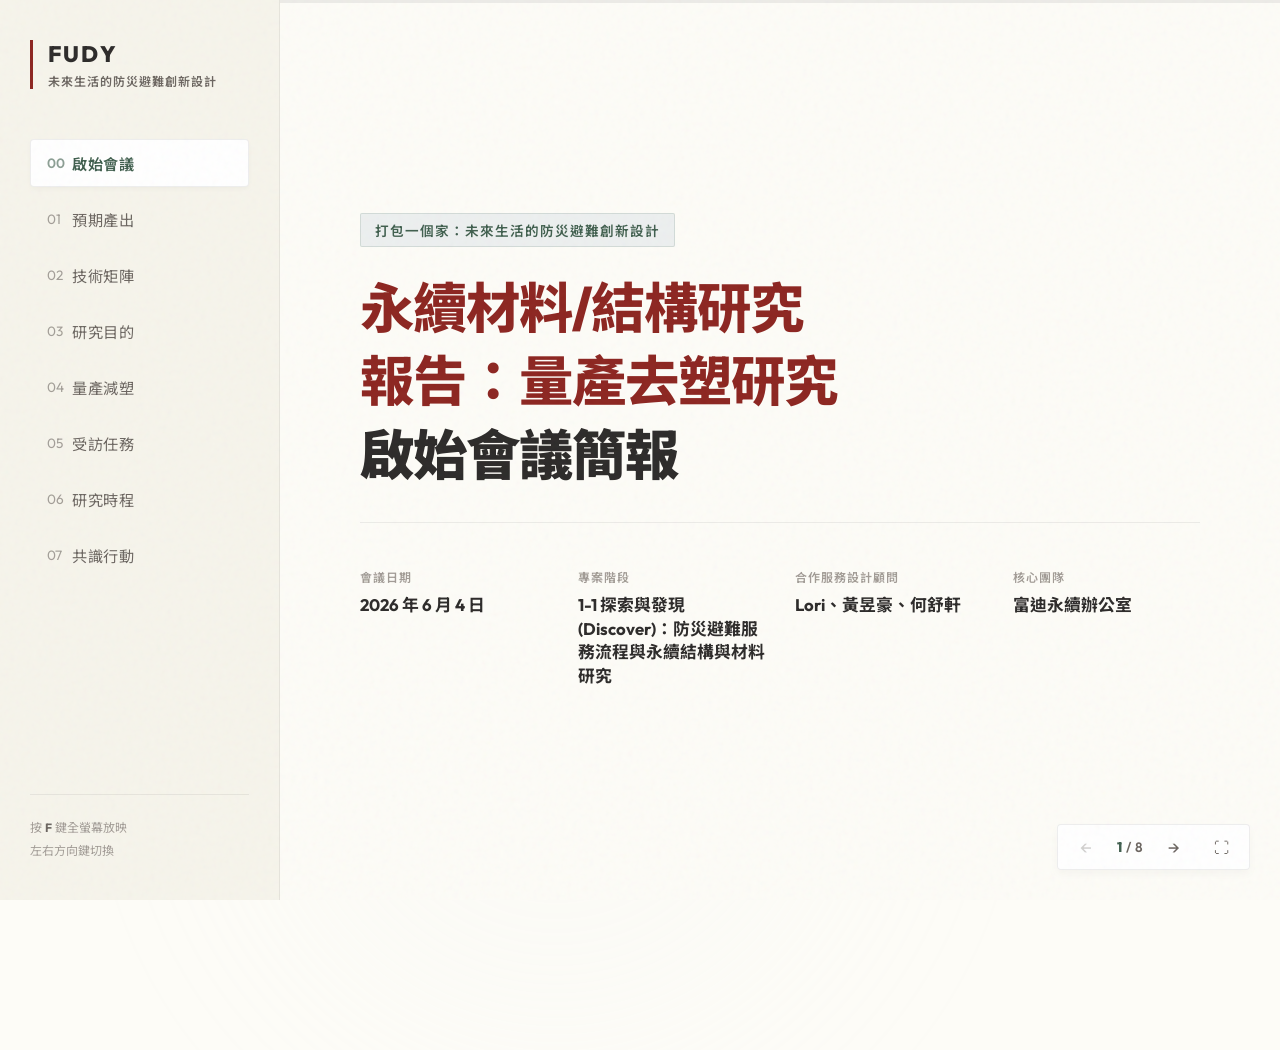
<file: index.html>
<!DOCTYPE html>
<html lang="zh-TW">

<head>
    <meta charset="UTF-8">
    <meta name="viewport" content="width=device-width, initial-scale=1.0">
    <title>打包一個家第四期｜量產去塑研究啟始會議簡報</title>
    <!-- Google Fonts -->
    <link rel="preconnect" href="https://fonts.googleapis.com">
    <link rel="preconnect" href="https://fonts.gstatic.com" crossorigin>
    <link
        href="https://fonts.googleapis.com/css2?family=Montserrat:wght@400;600;800&family=Noto+Sans+TC:wght@300;400;500;700;900&family=Outfit:wght@300;400;600;800&display=swap"
        rel="stylesheet">
    <link rel="stylesheet" href="index.css">
</head>

<body>
    <!-- Background Elements -->
    <div class="bg-glow bg-glow-1"></div>
    <div class="bg-glow bg-glow-2"></div>
    <div class="bg-grid"></div>

    <!-- Main Slide Container -->
    <main class="presentation-container">
        <!-- Sidebar Navigation -->
        <aside class="sidebar">
            <div class="logo">
                <span class="logo-text">FUDY</span>
                <span class="logo-sub">未來生活的防災避難創新設計</span>
            </div>
            <nav class="nav-menu">
                <a href="#slide-1" class="nav-item active" data-slide="1">
                    <span class="nav-num">00</span>
                    <span class="nav-title">啟始會議</span>
                </a>
                <a href="#slide-2" class="nav-item" data-slide="2">
                    <span class="nav-num">01</span>
                    <span class="nav-title">預期產出</span>
                </a>
                <a href="#slide-3" class="nav-item" data-slide="3">
                    <span class="nav-num">02</span>
                    <span class="nav-title">技術矩陣</span>
                </a>
                <a href="#slide-4" class="nav-item" data-slide="4">
                    <span class="nav-num">03</span>
                    <span class="nav-title">研究目的</span>
                </a>
                <a href="#slide-5" class="nav-item" data-slide="5">
                    <span class="nav-num">04</span>
                    <span class="nav-title">量產減塑</span>
                </a>
                <a href="#slide-6" class="nav-item" data-slide="6">
                    <span class="nav-num">05</span>
                    <span class="nav-title">受訪任務</span>
                </a>
                <a href="#slide-7" class="nav-item" data-slide="7">
                    <span class="nav-num">06</span>
                    <span class="nav-title">研究時程</span>
                </a>
                <a href="#slide-8" class="nav-item" data-slide="8">
                    <span class="nav-num">07</span>
                    <span class="nav-title">共識行動</span>
                </a>
            </nav>
            <div class="sidebar-footer">
                <p>按 <strong>F</strong> 鍵全螢幕放映</p>
                <p>左右方向鍵切換</p>
            </div>
        </aside>

        <!-- Slides Wrapper -->
        <section class="slides-wrapper">
            <!-- Slide 1: Cover -->
            <article id="slide-1" class="slide active">
                <div class="slide-content cover-slide">
                    <div class="tag">打包一個家：未來生活的防災避難創新設計</div>
                    <h1 class="main-title">
                        <span class="accent-title">永續材料/結構研究報告：量產去塑研究</span><br>啟始會議簡報
                    </h1>
                    <div class="divider"></div>
                    <div class="meta-grid">
                        <div class="meta-item">
                            <span class="meta-label">會議日期</span>
                            <span class="meta-val">2026 年 6 月 4 日</span>
                        </div>
                        <div class="meta-item">
                            <span class="meta-label">專案階段</span>
                            <span class="meta-val">1-1 探索與發現 (Discover)：防災避難服務流程與永續結構與材料研究</span>
                        </div>
                        <div class="meta-item">
                            <span class="meta-label">合作服務設計顧問</span>
                            <span class="meta-val">Lori、黃昱豪、何舒軒</span>
                        </div>
                        <div class="meta-item">
                            <span class="meta-label">核心團隊</span>
                            <span class="meta-val">富迪永續辦公室</span>
                        </div>
                    </div>
                </div>
            </article>

            <!-- Slide 2: Expected Deliverables -->
            <article id="slide-2" class="slide">
                <div class="slide-content">
                    <span class="slide-tag">01. WHAT WE DELIVER</span>
                    <h2 class="slide-title">預期產出：我們會共同完成什麼？</h2>
                    <div class="deliver-grid unified-report-layout">
                        <!-- Left Side: Main Report Document Cover/Overview -->
                        <div class="glass-card highlight-card report-overview-card">
                            <div class="badge">技術核心報告</div>
                            <h3>永續材料/結構研究報告：<span class="accent-title">量產去塑</span></h3>
                            <div class="card-divider"></div>
                            <p class="report-desc">作為富迪印刷未來設計開發之重要內部參考指南，彙整具備量化實證之相關材料、結構與製程工法，作為產品設計決策標準。</p>
                            <div class="report-meta">
                                <div class="meta-line">
                                    <span class="meta-label-tag">主要技術來源</span>
                                    <strong class="meta-value-text">富迪印刷已於產品中應用過之技術</strong>
                                </div>
                                <div class="meta-line"
                                    style="margin-top: 12px; border-top: 1px dashed rgba(44, 42, 41, 0.06); padding-top: 10px;">
                                    <span class="meta-label-tag">參考技術來源</span>
                                    <strong class="meta-value-text">未來 1-2 年內，有量產潛能之技術</strong>
                                </div>
                            </div>
                        </div>

                        <!-- Right Side: Two Core Tools of the Report -->
                        <div class="glass-card report-structure-card">
                            <div class="card-divider"></div>
                            <div class="chapters-container tool-structure-flow">
                                <!-- Tool 1: Technology Matrix Card -->
                                <div class="glass-card report-tool-card">
                                    <div class="tool-card-header">
                                        <span class="chapter-num">01</span>
                                        <h4>【技術矩陣圖】</h4>
                                    </div>
                                    <p class="tool-summary-desc">將防災情境歷程與量產去塑技術對接，規劃未來產品設計易查找之報告形式：</p>
                                    <div class="matrix-summary-container uniform-tool-container">
                                        <div class="matrix-summary-col">
                                            <span class="axis-summary-label">橫軸 (防災情境歷程)</span>
                                            <p>對接 <strong>5 大階段</strong> (備災期 → 黃金72小時 → 安置期 → 復原期 → 循環)</p>
                                        </div>
                                        <div class="matrix-summary-col">
                                            <span class="axis-summary-label">縱軸 (量產去塑技術)</span>
                                            <p>涵蓋 <strong>7 大範疇</strong> (固定、承載、遮蔽、阻力、收納、美學、再利用)</p>
                                        </div>
                                    </div>
                                </div>

                                <!-- Tool 2: Solution Database Card -->
                                <div class="glass-card report-tool-card">
                                    <div class="tool-card-header">
                                        <span class="chapter-num">02</span>
                                        <h4>【解決方案庫】富迪去塑方案</h4>
                                    </div>
                                    <p class="tool-summary-desc">完整收錄各去塑技術之核心數據與實證，提供具備ESG敘事力之行銷武器：</p>
                                    <div class="db-summary-container uniform-tool-container">
                                        <div class="db-summary-col">
                                            <span class="db-summary-label">基本特徵</span>
                                            <p>名稱與技術特性描述</p>
                                        </div>
                                        <div class="db-summary-col">
                                            <span class="db-summary-label">量化指標</span>
                                            <p>承重/拉力/抗摔實測數值</p>
                                        </div>
                                        <div class="db-summary-col">
                                            <span class="db-summary-label">商務落地</span>
                                            <p>得獎認證與客戶量產實例</p>
                                        </div>
                                    </div>
                                </div>
                            </div>
                        </div>
                    </div>
                </div>
            </article>

            <!-- Slide 3: Technology Matrix Architecture -->
            <article id="slide-3" class="slide">
                <div class="slide-content">
                    <span class="slide-tag">02. TECHNOLOGY MATRIX</span>
                    <h2 class="slide-title">技術矩陣圖 (Technology Matrix) </h2>
                    <div class="matrix-iframe-container">
                        <iframe src="https://fudy-matrix.vercel.app/" class="matrix-iframe"
                            title="Fudy Technology Matrix" allowfullscreen></iframe>
                    </div>
                </div>
            </article>

            <!-- Slide 4: Research Purpose -->
            <article id="slide-4" class="slide">
                <div class="slide-content">
                    <span class="slide-tag">03. WHY WE ARE HERE</span>
                    <h2 class="slide-title">研究目的：為什麼找大家做這件事？</h2>
                    <div class="purpose-grid">
                        <div class="glass-card">
                            <div class="card-icon-num">01</div>
                            <h3>推動企業策略轉型 (OEM 邁向 ODM)</h3>
                            <p>突破傳統包裝產業被動接單與削價競爭的紅海，轉型為主動定義規格、提供永續結構解決方案的策略設計夥伴。</p>
                        </div>
                        <div class="glass-card">
                            <div class="card-icon-num">02</div>
                            <h3>建立量產技術護城河</h3>
                            <p>以企業核心的「去塑」專業領域為核心，系統化彙整能真實量產的材料、結構與製程工法，作為未來產品設計的參照標準與技術資料庫。</p>
                        </div>
                        <div class="glass-card">
                            <div class="card-icon-num">03</div>
                            <h3>以防災場景驗證技術能量</h3>
                            <p>透過防災避難極限情境，向全球品牌客戶及國際 NGO 證明富迪在結構減塑的實證落地能量。</p>
                        </div>
                        <div class="glass-card">
                            <div class="card-icon-num">04</div>
                            <h3>打造國際市場商務武器</h3>
                            <p>解決設計與業務部門間的溝通斷層，將結構數據轉譯為具備 ESG 敘事力之行銷溝通工具 (Sales Kit)，用以主動爭取歐美 B2B 品牌訂單。</p>
                        </div>
                    </div>
                </div>
            </article>

            <!-- Slide 5: Defining Mass-Production Plastic-Free -->
            <article id="slide-5" class="slide">
                <div class="slide-content">
                    <span class="slide-tag">04. DEFINE GO-GREEN</span>
                    <h2 class="slide-title">定義「量產減塑」</h2>
                    <p class="subtitle-desc">借鏡 Google 制定的《Plastic-Free Packaging Design
                        Guide》，將富迪的專業從單純的「材料/技術資料庫」升級為「回應客戶永續需求同時，亦可量產的解決方案」。讓減塑不只停留在設計圖面與實驗室。</p>
                    <div class="define-grid">
                        <div class="glass-card compact">
                            <span class="step-num">01</span>
                            <div class="compact-card-content">
                                <h4>具備量產可行性的循環經濟</h4>
                                <p>不流於實驗室概念，而是基於深厚的製造經驗，彙整能落實於大規模「量產製造」的材質、結構與製程。</p>
                            </div>
                        </div>
                        <div class="glass-card compact">
                            <span class="step-num">02</span>
                            <div class="compact-card-content">
                                <h4>全紙化與低碳材料替代</h4>
                                <p>導入 FSC® CoC 認證紙材、水性替塑油、生質材料（如 GEX™）等創新材料應用。</p>
                            </div>
                        </div>
                        <div class="glass-card compact">
                            <span class="step-num">03</span>
                            <div class="compact-card-content">
                                <h4>結構去塑與零膠水設計</h4>
                                <p>利用獨家研發的紙構工程（如卡扣、榫卯無膠、一體成型），達到「無工具組裝 (No-Tool)」的防呆特性。</p>
                            </div>
                        </div>
                        <div class="glass-card compact">
                            <span class="step-num">04</span>
                            <div class="compact-card-content">
                                <h4>追求 100% 循環回收與環境永續</h4>
                                <p>災後撤離時不需分類零件即可直接進入一般紙類回收，解決傳統救災混合材質造成的二次廢棄物痛點。</p>
                            </div>
                        </div>
                        <div class="glass-card compact full-width">
                            <span class="step-num">05</span>
                            <div class="compact-card-content">
                                <h4>接軌國際法規剛性需求</h4>
                                <p>精準對接歐盟 PPWR（包裝與包裝廢棄物法規）對減少包材空隙率、減碳與零塑廢棄物的嚴苛合規標準。</p>
                            </div>
                        </div>
                    </div>
                </div>
            </article>

            <!-- Slide 6: Roles & Tasks -->
            <article id="slide-6" class="slide">
                <!-- 6A. Default Roles Overview Container -->
                <div class="slide-content roles-overview-wrapper" id="roles-overview-wrapper">
                    <span class="slide-tag">05. ROLES & MISSIONS</span>
                    <h2 class="slide-title">受訪者扮演角色：各位的關鍵任務</h2>
                    <p class="subtitle-desc">IDDI 計畫的成功，取決於研發、設計與業務的深度跨部門協作。每一位都是策略轉型的關鍵推手。</p>

                    <div class="roles-grid">
                        <div class="glass-card role-card">
                            <div class="role-header">
                                <div>
                                    <h3>設計研發團隊</h3>
                                    <span class="role-label">核心經驗與研發技術的提供者</span>
                                </div>
                            </div>
                            <div class="card-divider"></div>
                            <p class="names-list">宋永波、王子俊、王建、俞偉仁、蘇建平、張幻柔等</p>
                            <ul class="bullet-list-sm">
                                <li><strong>去塑技術盤點</strong>：盤點過往曾應用或未來具備潛力的去塑技術與結構。</li>
                                <li><strong>實務資料盤點與假設驗證</strong>：配合研究團隊提供的「技術蒐集範本」，整理現有技術資料或照片.</li>
                            </ul>
                            <div class="role-card-footer">
                                <div class="template-btn-group">
                                    <button class="template-btn tech-btn" data-template="tech">
                                        <span class="btn-icon">→</span>
                                        <div class="btn-text-group">
                                            <span class="btn-title">線上預覽「技術蒐集範本」</span>
                                            <span class="btn-subtitle">線上查看範本結構與填寫欄位</span>
                                        </div>
                                    </button>
                                    <a href="技術盤點表_20260602.docx" download
                                        class="template-btn download-btn tech-download-btn">
                                        <span class="btn-icon">→</span>
                                        <div class="btn-text-group">
                                            <span class="btn-title">下載「技術盤點表」Word 檔</span>
                                            <span class="btn-subtitle">直接下載 docx 檔案進行填寫</span>
                                        </div>
                                    </a>
                                </div>
                            </div>
                        </div>
                        <div class="glass-card role-card">
                            <div class="role-header">
                                <div>
                                    <h3>業務行銷團隊</h3>
                                    <span class="role-label">客戶端真實需求的對接者</span>
                                </div>
                            </div>
                            <div class="card-divider"></div>
                            <p class="names-list">朱惟誠、李浚碩等</p>
                            <ul class="bullet-list-sm">
                                <li><strong>客戶需求反饋</strong>：配合研究團隊提供的「客戶需求蒐集範本」，分享客戶端曾提出的實質設計需求與談判瓶頸。</li>
                                <li><strong>行銷溝通斷層分析</strong>：探討推廣與展會時的溝通斷層，為作為後續 Sales Kit 研發基礎。</li>
                            </ul>
                            <div class="role-card-footer">
                                <div class="template-btn-group">
                                    <button class="template-btn client-btn" data-template="client">
                                        <span class="btn-icon">→</span>
                                        <div class="btn-text-group">
                                            <span class="btn-title">線上預覽「客戶需求蒐集範本」</span>
                                            <span class="btn-subtitle">線上查看範本結構與填寫欄位</span>
                                        </div>
                                    </button>
                                    <a href="客戶需求盤點表_20260602.docx" download
                                        class="template-btn download-btn client-download-btn">
                                        <span class="btn-icon">→</span>
                                        <div class="btn-text-group">
                                            <span class="btn-title">下載「客戶需求盤點表」Word 檔</span>
                                            <span class="btn-subtitle">直接下載 docx 檔案進行填寫</span>
                                        </div>
                                    </a>
                                </div>
                            </div>
                        </div>
                    </div>
                </div>

                <!-- 6B. Full Screen Template Preview Container (Initially Hidden) -->
                <div class="slide-content template-full-view-wrapper" id="template-full-view-wrapper"
                    style="display: none;">
                    <div class="template-view-header">
                        <button class="template-back-btn" id="template-back-btn">
                            <span class="back-arrow">←</span> 返回受訪任務
                        </button>
                        <div class="template-view-title-group">
                            <span class="template-view-title" id="template-view-title">技術蒐集範本</span>
                            <a href="#" id="template-download-link" download class="template-header-download-btn">
                                下載 Word 檔
                            </a>
                        </div>
                    </div>
                    <div class="template-view-body" id="template-view-body">
                        <!-- Dynamic template content will be injected by index.js -->
                    </div>
                </div>
            </article>

            <!-- Slide 7: Research Timeline -->
            <article id="slide-7" class="slide">
                <div class="slide-content">
                    <span class="slide-tag">06. TIMELINE</span>
                    <h2 class="slide-title">研究推進時程與訪談項目</h2>
                    <div class="timeline-container">
                        <div class="timeline-item">
                            <div class="time-badge">階段一 (6月)</div>
                            <div class="time-content">
                                <h3>技術文件蒐集</h3>
                                <p>彙整目前設計、業務曾經整理過與「量產減塑」有關的技術書面資料，包含設計圖面、測試報告與材料規格表。</p>
                            </div>
                        </div>
                        <div class="timeline-item">
                            <div class="time-badge">階段二 (6月)</div>
                            <div class="time-content">
                                <h3>技術蒐集焦點訪談 ｜ 2場</h3>
                                <p><strong>蘇州團隊 (線上) ＆ 台北團隊 (實體)</strong><br>盤點曾應用之技術結構，填寫「技術蒐集範本」。</p>
                            </div>
                        </div>
                        <div class="timeline-item">
                            <div class="time-badge">階段三 (7月中前)</div>
                            <div class="time-content">
                                <h3>前期作品技術拆解訪談 ｜ 1場</h3>
                                <p>針對「打包一個家」過往成果（一片應萬變、袋鼠巴士/FlexCare
                                    Box、暫息/避光休息罩、靜心屏、野鳥救傷箱、寵物認養箱、寵物防災箱）與其他優質案例進行技術拆解實體討論。</p>
                            </div>
                        </div>
                        <div class="timeline-item">
                            <div class="time-badge">階段四 (7月)</div>
                            <div class="time-content">
                                <h3>業務端技術行銷歷程訪談 ｜ 1場</h3>
                                <p>盤點客戶曾提出之技術結構，填寫「客戶需求蒐集範本」。將鎖定業務推廣時的「溝通斷層」進行深度訪談。</p>
                            </div>
                        </div>
                    </div>
                </div>
            </article>

            <!-- Slide 8: Action Items & Q&A -->
            <article id="slide-8" class="slide">
                <div class="slide-content qa-slide">
                    <span class="slide-tag">07. NEXT STEPS</span>
                    <h2 class="slide-title">共識行動與互動交流</h2>
                    <div class="action-grid">
                        <div class="glass-card action-box">
                            <h3>下階段即刻啟動</h3>
                            <ul class="action-list">
                                <li>
                                    <span class="action-check">✔</span>
                                    <div>
                                        <strong>「技術蒐集範本」彙整</strong>
                                        <p>請研發設計中心同仁協助盤點過往技術資料或是相關作品圖片、照片，以供後續訪談之用。</p>
                                    </div>
                                </li>
                                <li>
                                    <span class="action-check">✔</span>
                                    <div>
                                        <strong>安排階段二焦點訪談時間</strong>
                                        <p>請台北與蘇州設計團隊提供6/15-6/18之間，兩場訪談的具體時段。</p>
                                    </div>
                                </li>
                                <li>
                                    <span class="action-check">✔</span>
                                    <div>
                                        <strong>「客戶需求蒐集範本」彙整</strong>
                                        <p>請業務同仁整理客戶需求重點，以供後續訪談之用。</p>
                                    </div>
                                </li>
                            </ul>
                        </div>
                        <div class="glass-card qa-box">
                            <span class="qa-decor">Q&A</span>
                            <h3>共創策略設計轉型</h3>
                            <p>讓我們攜手跨越傳統代工被動接單，<br>共同打造引領永續包裝的量產技術護城河！</p>
                            <div class="fudy-logo">FUDY SOLUTION</div>
                        </div>
                    </div>
                </div>
            </article>
        </section>

        <!-- Slide Controls -->
        <div class="slide-controls">
            <button class="ctrl-btn prev-btn" aria-label="上一頁">←</button>
            <div class="slide-indicator">
                <span class="current-slide-num">1</span> / <span class="total-slide-num">8</span>
            </div>
            <button class="ctrl-btn next-btn" aria-label="下一頁">→</button>
            <button class="ctrl-btn fullscreen-btn" aria-label="全螢幕">⛶</button>
        </div>

        <!-- Progress Indicator -->
        <div class="progress-bar-container">
            <div class="progress-bar"></div>
        </div>
    </main>

    <script src="index.js"></script>
</body>

</html>
</file>
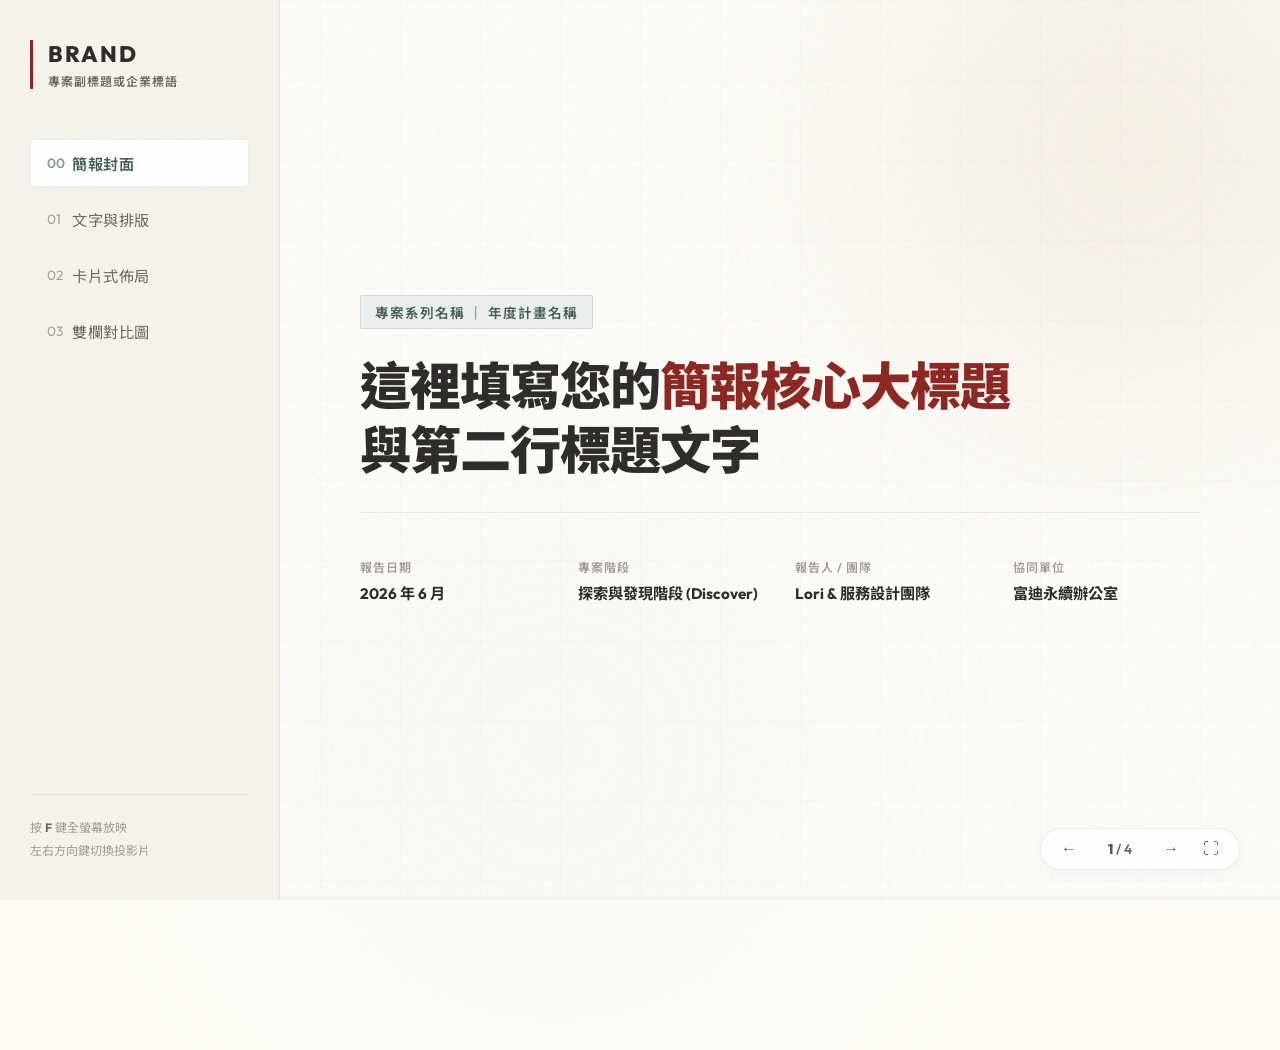
<file: _簡報版型範本/index.html>
<!DOCTYPE html>
<html lang="zh-TW">

<head>
    <meta charset="UTF-8">
    <meta name="viewport" content="width=device-width, initial-scale=1.0">
    <title>【簡報範本】您的簡報標題</title>
    <!-- Google Fonts: 導入精緻的 Outfit 與 Noto Sans TC -->
    <link rel="preconnect" href="https://fonts.googleapis.com">
    <link rel="preconnect" href="https://fonts.gstatic.com" crossorigin>
    <link href="https://fonts.googleapis.com/css2?family=Montserrat:wght@400;600;800&family=Noto+Sans+TC:wght@300;400;500;700;900&family=Outfit:wght@300;400;600;800&display=swap" rel="stylesheet">
    <link rel="stylesheet" href="index.css">
</head>

<body>
    <!-- 簡報主容器 -->
    <main class="presentation-container">
        <!-- 背景流光發光特效（可於 CSS 中更改顏色） -->
        <div class="bg-glow bg-glow-1"></div>
        <div class="bg-glow bg-glow-2"></div>
        <div class="bg-grid"></div>
        
        <!-- ==========================================
             左側側邊欄目錄 (Sidebar Navigation)
             ========================================== -->
        <aside class="sidebar">
            <div class="logo">
                <span class="logo-text">BRAND</span>
                <span class="logo-sub">專案副標題或企業標語</span>
            </div>
            
            <nav class="nav-menu">
                <!-- data-slide 的數字與 href 對應下方投影片的 slide-1, slide-2... -->
                <a href="#slide-1" class="nav-item active" data-slide="1">
                    <span class="nav-num">00</span>
                    <span class="nav-title">簡報封面</span>
                </a>
                <a href="#slide-2" class="nav-item" data-slide="2">
                    <span class="nav-num">01</span>
                    <span class="nav-title">文字與排版</span>
                </a>
                <a href="#slide-3" class="nav-item" data-slide="3">
                    <span class="nav-num">02</span>
                    <span class="nav-title">卡片式佈局</span>
                </a>
                <a href="#slide-4" class="nav-item" data-slide="4">
                    <span class="nav-num">03</span>
                    <span class="nav-title">雙欄對比圖</span>
                </a>
            </nav>
            
            <div class="sidebar-footer">
                <p>按 <strong>F</strong> 鍵全螢幕放映</p>
                <p>左右方向鍵切換投影片</p>
            </div>
        </aside>

        <!-- ==========================================
             右側投影片主區域 (Slides Wrapper)
             ========================================== -->
        <section class="slides-wrapper">
            
            <!-- 投影片 1: 封面 (Cover Slide) -->
            <article id="slide-1" class="slide active">
                <div class="slide-content cover-slide">
                    <div class="tag">專案系列名稱 ｜ 年度計畫名稱</div>
                    <h1 class="main-title">
                        這裡填寫您的<span class="accent-title">簡報核心大標題</span><br>與第二行標題文字
                    </h1>
                    <div class="divider"></div>
                    <div class="meta-grid">
                        <div class="meta-item">
                            <span class="meta-label">報告日期</span>
                            <span class="meta-val">2026 年 6 月</span>
                        </div>
                        <div class="meta-item">
                            <span class="meta-label">專案階段</span>
                            <span class="meta-val">探索與發現階段 (Discover)</span>
                        </div>
                        <div class="meta-item">
                            <span class="meta-label">報告人 / 團隊</span>
                            <span class="meta-val">Lori & 服務設計團隊</span>
                        </div>
                        <div class="meta-item">
                            <span class="meta-label">協同單位</span>
                            <span class="meta-val">富迪永續辦公室</span>
                        </div>
                    </div>
                </div>
            </article>

            <!-- 投影片 2: 文字與排版範本 -->
            <article id="slide-2" class="slide">
                <div class="slide-content">
                    <span class="slide-tag">01. Typography & Content</span>
                    <h2 class="slide-title">文字描述與列表排版樣式</h2>
                    <p class="subtitle-desc">
                        這是一張標準的文字投影片，適合用於背景說明、痛點整理與概念描述。字體經過特殊微調，即使在大型會議投影幕上也清晰可讀。
                    </p>
                    
                    <!-- 可以放置項目清單 -->
                    <div class="glass-card" style="padding: 30px; max-width: 900px;">
                        <h3 style="color: var(--color-accent-green); margin-bottom: 15px; font-size: 1.3rem;">條列式重點說明：</h3>
                        <ul class="bullet-list-sm" style="display: flex; flex-direction: column; gap: 12px; list-style-type: none;">
                            <li style="font-size: 1.05rem; line-height: 1.6; color: var(--color-text-secondary); position: relative; padding-left: 20px;">
                                <strong style="color: var(--color-text-primary);">第一項重點</strong>：使用無膠水卡扣設計，大幅度降低後續回收拆解的人力與材料成本。
                            </li>
                            <li style="font-size: 1.05rem; line-height: 1.6; color: var(--color-text-secondary); position: relative; padding-left: 20px;">
                                <strong style="color: var(--color-text-primary);">第二項重點</strong>：導入 FSC® 認證永續紙材與防潮水性替塑油，解決高溫多濕的野外存放挑戰。
                            </li>
                            <li style="font-size: 1.05rem; line-height: 1.6; color: var(--color-text-secondary); position: relative; padding-left: 20px;">
                                <strong style="color: var(--color-text-primary);">第三項重點</strong>：藉由防災場景（如避難休息罩）的極限實測，驗證去塑結構的大規模量產可行性。
                            </li>
                        </ul>
                    </div>
                </div>
            </article>

            <!-- 投影片 3: 四卡片佈局範本 -->
            <article id="slide-3" class="slide">
                <div class="slide-content">
                    <span class="slide-tag">02. Grid & Cards</span>
                    <h2 class="slide-title">卡片式格狀排版：多核心要素呈現</h2>
                    <p class="subtitle-desc">適用於展示並列的四個核心概念、研究目的或階段任務。簡約的紙質感毛玻璃卡片（Glassmorphism）具有微懸浮的懸停（hover）動畫效果。</p>
                    
                    <div class="purpose-grid">
                        <div class="glass-card">
                            <div class="card-icon-num">01</div>
                            <h3>推動策略轉型</h3>
                            <p>突破傳統包裝產業被動接單與削價競爭的紅海，轉型為主動定義規格的策略夥伴。</p>
                        </div>
                        <div class="glass-card">
                            <div class="card-icon-num">02</div>
                            <h3>建立技術壁壘</h3>
                            <p>以去塑專業為核心，系統化彙整能真實量產的材料、結構與工法，作為標準參考資料庫。</p>
                        </div>
                        <div class="glass-card">
                            <div class="card-icon-num">03</div>
                            <h3>防災情境實證</h3>
                            <p>透過極限的防災避難情境，向全球品牌客戶及國際 NGO 證明結構去塑的落地能量。</p>
                        </div>
                        <div class="glass-card">
                            <div class="card-icon-num">04</div>
                            <h3>打造商務武器</h3>
                            <p>將結構數據轉譯為具備 ESG 敘事力之溝通工具 (Sales Kit)，主動爭取歐美 B2B 訂單。</p>
                        </div>
                    </div>
                </div>
            </article>

            <!-- 投影片 4: 雙欄排版範本 -->
            <article id="slide-4" class="slide">
                <div class="slide-content">
                    <span class="slide-tag">03. Dual Columns Layout</span>
                    <h2 class="slide-title">雙欄排版：左側摘要與右側卡片流</h2>
                    
                    <div class="deliver-grid unified-report-layout">
                        <!-- 左側：高亮背景卡片 (Highlight Card) -->
                        <div class="glass-card highlight-card report-overview-card">
                            <div class="badge">核心研究重點</div>
                            <h3>材料與結構研究報告：<span class="accent-title">量產去塑</span></h3>
                            <div class="card-divider"></div>
                            <p class="report-desc">
                                本報告旨在收錄具備大規模量產潛能的材質與工法。所有技術皆需符合以下兩個核心指標：
                            </p>
                            <div class="report-meta">
                                <div class="meta-line">
                                    <span class="meta-label-tag">技術成熟度 (TRL)</span>
                                    <strong class="meta-value-text">已於實際包裝產品中商用並量產之工法</strong>
                                </div>
                                <div class="meta-line" style="margin-top: 12px; border-top: 1px dashed rgba(44, 42, 41, 0.06); padding-top: 10px;">
                                    <span class="meta-label-tag">環境永續指標</span>
                                    <strong class="meta-value-text">100% 可回收，避免複合材料產生二次碳足跡</strong>
                                </div>
                            </div>
                        </div>

                        <!-- 右側：子卡片清單 (Sub-cards Flow) -->
                        <div class="glass-card report-structure-card">
                            <h3 class="structure-title">關鍵應用工法</h3>
                            <div class="card-divider"></div>
                            <div class="chapters-container">
                                
                                <!-- 子卡片 1 -->
                                <div class="glass-card report-tool-card">
                                    <div class="tool-card-header">
                                        <span class="chapter-num">01</span>
                                        <h4>【卡扣結構】無膠榫卯紙構工程</h4>
                                    </div>
                                    <p class="tool-summary-desc">利用幾何應力扣合，不需任何膠水或膠帶即可完成組裝，提供高達 15kg 的垂直承重力。</p>
                                </div>

                                <!-- 子卡片 2 -->
                                <div class="glass-card report-tool-card">
                                    <div class="tool-card-header">
                                        <span class="chapter-num">02</span>
                                        <h4>【生質材料】低碳生質塗層應用</h4>
                                    </div>
                                    <p class="tool-summary-desc">採用 FSC 認證紙材結合天然生質阻抗塗層，達到出色的防油、防潮與阻氣物理性能。</p>
                                </div>
                                
                            </div>
                        </div>
                    </div>
                </div>
            </article>

        </section>

        <!-- ==========================================
             簡報控制與頁碼指示器 (Slide Controls)
             ========================================== -->
        <div class="slide-controls">
            <button class="ctrl-btn prev-btn" aria-label="上一頁">←</button>
            <div class="slide-indicator">
                <span class="current-slide-num">1</span> / <span class="total-slide-num">4</span>
            </div>
            <button class="ctrl-btn next-btn" aria-label="下一頁">→</button>
            <button class="ctrl-btn fullscreen-btn" aria-label="全螢幕">⛶</button>
        </div>

        <!-- 底部簡報進度條 (Progress Indicator) -->
        <div class="progress-bar-container">
            <div class="progress-bar"></div>
        </div>
    </main>

    <script src="index.js"></script>
</body>

</html>
</file>
<file: index.css>
/* ==========================================================================
   IDDI Presentation - MUJI Minimalist Elegant White Paper Style Sheet
   FUDY Group & Sunlitt Design - 2026
   ========================================================================== */

/* --------------------------------------------------------------------------
   1. Design Tokens & Variables
   -------------------------------------------------------------------------- */
:root {
    /* Color Palette - Warm, Organic & Minimalist */
    --color-bg-primary: #FDFCF7;      /* Warm white recycle paper */
    --color-bg-secondary: #F6F4EB;    /* Oatmeal gray / Warm craft sand */
    --color-text-primary: #2C2A29;    /* Charcoal dark grey (softer than black) */
    --color-text-secondary: #6B6560;  /* Muted warm grey */
    --color-text-light: #A19B95;      /* Muted light grey */
    
    /* Brand Accents */
    --color-accent-green: #3F5E4D;     /* Eco pine green (去塑、永續) */
    --color-accent-green-light: #ECEFEF; /* Soft light pine green */
    --color-accent-red: #8C2520;       /* MUJI/Fudy dark red (富迪、防災警示) */
    --color-accent-red-light: #F9EBEA;   /* Soft light red */
    --color-accent-sand: #C4A482;      /* Craft paper sand (紙構、溫潤) */
    --color-accent-sand-light: #F8F5F0;  /* Very soft craft sand */

    /* Card & Boarders */
    --color-card-bg: #FFFFFF;
    --color-border: rgba(44, 42, 41, 0.08);
    --color-border-hover: rgba(44, 42, 41, 0.2);
    --color-shadow-light: rgba(44, 42, 41, 0.03);
    
    /* Typography */
    --font-primary: 'Outfit', 'Noto Sans TC', -apple-system, BlinkMacSystemFont, "Segoe UI", Roboto, sans-serif;
    
    /* Dimensions & Transitions */
    --sidebar-width: 280px;
    --transition-fast: 0.2s ease;
    --transition-smooth: 0.4s cubic-bezier(0.16, 1, 0.3, 1); /* Apple-like cubic bezier */
}

/* --------------------------------------------------------------------------
   2. Global Resets & Paper Texture Overlay
   -------------------------------------------------------------------------- */
* {
    box-sizing: border-box;
    margin: 0;
    padding: 0;
}

body {
    font-family: var(--font-primary);
    background-color: var(--color-bg-primary);
    color: var(--color-text-primary);
    overflow: hidden;
    height: 100vh;
    width: 100vw;
    display: flex;
    -webkit-font-smoothing: antialiased;
    -moz-osx-font-smoothing: grayscale;
}

/* Realistic Recycled Paper Grain Overlay */
.presentation-container::before {
    content: "";
    position: absolute;
    top: 0;
    left: 0;
    width: 100%;
    height: 100%;
    opacity: 0.04;
    pointer-events: none;
    z-index: 9999;
    background-image: url("data:image/svg+xml,%3Csvg viewBox='0 0 200 200' xmlns='http://www.w3.org/2000/svg'%3E%3Cfilter id='noise'%3E%3CfeTurbulence type='fractalNoise' baseFrequency='0.8' numOctaves='3' stitchTiles='stitch'/%3E%3C/filter%3E%3Crect width='100%25' height='100%25' filter='url(%23noise)'/%3E%3C/svg%3E");
}

/* --------------------------------------------------------------------------
   3. Background Decorative Elements (Zen Grids & Fades)
   -------------------------------------------------------------------------- */
.bg-glow {
    position: absolute;
    border-radius: 50%;
    filter: blur(100px);
    opacity: 0.12;
    z-index: 0;
    pointer-events: none;
}

.bg-glow-1 {
    width: 500px;
    height: 500px;
    background-color: var(--color-accent-sand);
    top: -100px;
    right: -100px;
    animation: drift 25s infinite alternate ease-in-out;
}

.bg-glow-2 {
    width: 600px;
    height: 600px;
    background-color: var(--color-accent-green-light);
    bottom: -150px;
    left: 20%;
    animation: drift 30s infinite alternate-reverse ease-in-out;
}

@keyframes drift {
    0% { transform: translate(0, 0) scale(1); }
    100% { transform: translate(50px, 30px) scale(1.1); }
}

/* Subtle architectural grid lines overlay */
.bg-grid {
    position: absolute;
    top: 0;
    left: 0;
    width: 100%;
    height: 100%;
    background-size: 80px 80px;
    background-image: 
        linear-gradient(to right, rgba(44, 42, 41, 0.015) 1px, transparent 1px),
        linear-gradient(to bottom, rgba(44, 42, 41, 0.015) 1px, transparent 1px);
    z-index: 0;
    pointer-events: none;
}

/* --------------------------------------------------------------------------
   4. Main Container & Sidebar Layout
   -------------------------------------------------------------------------- */
.presentation-container {
    display: flex;
    width: 100vw;
    height: 100vh;
    position: relative;
    z-index: 10;
    background-color: var(--color-bg-primary);
}

/* Sidebar Navigation */
.sidebar {
    width: var(--sidebar-width);
    background-color: var(--color-bg-secondary);
    border-right: 1px solid var(--color-border);
    display: flex;
    flex-direction: column;
    padding: 40px 30px;
    z-index: 20;
    flex-shrink: 0;
}

.logo {
    margin-bottom: 50px;
    border-left: 3px solid var(--color-accent-red);
    padding-left: 15px;
}

.logo-text {
    font-size: 1.4rem;
    font-weight: 800;
    letter-spacing: 2px;
    color: var(--color-text-primary);
    display: block;
}

.logo-sub {
    font-size: 0.75rem;
    font-weight: 600;
    color: var(--color-text-secondary);
    letter-spacing: 1px;
    margin-top: 4px;
    display: block;
}

/* Navigation Menu */
.nav-menu {
    display: flex;
    flex-direction: column;
    gap: 8px;
    flex-grow: 1;
}

.nav-item {
    display: flex;
    align-items: center;
    padding: 12px 16px;
    text-decoration: none;
    color: var(--color-text-secondary);
    border-radius: 4px;
    transition: var(--transition-fast);
    border: 1px solid transparent;
}

.nav-item:hover {
    background-color: rgba(44, 42, 41, 0.03);
    color: var(--color-text-primary);
}

.nav-item.active {
    background-color: #FFFFFF;
    color: var(--color-accent-green);
    border-color: var(--color-border);
    font-weight: 600;
    box-shadow: 0 2px 4px var(--color-shadow-light);
}

.nav-num {
    font-family: 'Outfit', sans-serif;
    font-size: 0.85rem;
    width: 25px;
    opacity: 0.6;
}

.nav-title {
    font-size: 0.95rem;
    letter-spacing: 0.5px;
}

.sidebar-footer {
    border-top: 1px solid var(--color-border);
    padding-top: 25px;
    display: flex;
    flex-direction: column;
    gap: 6px;
}

.sidebar-footer p {
    font-size: 0.75rem;
    color: var(--color-text-light);
    line-height: 1.4;
}

.sidebar-footer strong {
    color: var(--color-text-secondary);
}

/* --------------------------------------------------------------------------
   5. Slides Container & Transition Mechanics
   -------------------------------------------------------------------------- */
.slides-wrapper {
    flex-grow: 1;
    height: 100vh;
    position: relative;
    overflow: hidden;
}

.slide {
    position: absolute;
    top: 0;
    left: 0;
    width: 100%;
    height: 100%;
    opacity: 0;
    pointer-events: none;
    visibility: hidden;
    transform: scale(0.98) translateY(10px);
    transition: 
        opacity 0.45s ease, 
        transform 0.45s cubic-bezier(0.16, 1, 0.3, 1), 
        visibility 0.45s;
    display: flex;
    align-items: center;
    justify-content: center;
    padding: 60px 80px;
    z-index: 1;
}

/* Active Slide - Zen Fade & Zoom-in transition */
.slide.active {
    opacity: 1;
    pointer-events: auto;
    visibility: visible;
    transform: scale(1) translateY(0);
    z-index: 5;
}

/* Smooth Slide-out to the left */
.slide.exit-left {
    opacity: 0;
    transform: scale(0.98) translateY(-10px);
}

.slide-content {
    width: 100%;
    max-width: 1200px; /* Expanded from 1080px to accommodate larger projector fonts */
    height: 100%;
    max-height: 760px; /* Expanded from 720px */
    display: flex;
    flex-direction: column;
    justify-content: center;
    position: relative;
}

/* --------------------------------------------------------------------------
   6. General Page Elements
   -------------------------------------------------------------------------- */
.slide-tag {
    font-family: 'Outfit', sans-serif;
    font-size: 0.95rem; /* Sized up */
    font-weight: 600;
    letter-spacing: 3px;
    color: var(--color-accent-green);
    margin-bottom: 12px;
    text-transform: uppercase;
}

.slide-title {
    font-size: 2.4rem;
    font-weight: 900;
    color: var(--color-text-primary);
    line-height: 1.3;
    margin-bottom: 24px;
    letter-spacing: -0.5px;
}

.subtitle-desc {
    font-size: 1.05rem;
    color: var(--color-text-secondary);
    line-height: 1.6;
    margin-bottom: 35px;
    max-width: 800px;
}

.divider {
    height: 1px;
    background-color: var(--color-border);
    width: 100%;
    margin: 30px 0;
}

/* Paper Glass Card - MUJI Edition */
.glass-card {
    background-color: var(--color-card-bg);
    border: 1px solid var(--color-border);
    border-radius: 4px;
    padding: 24px;
    transition: transform 0.3s ease, border-color 0.3s ease, box-shadow 0.3s ease;
    box-shadow: 0 4px 12px var(--color-shadow-light);
}

.glass-card:hover {
    transform: translateY(-3px);
    border-color: var(--color-border-hover);
    box-shadow: 0 10px 20px rgba(44, 42, 41, 0.05);
}

/* --------------------------------------------------------------------------
   7. Slide 1: Cover Slide
   -------------------------------------------------------------------------- */
.cover-slide {
    align-items: flex-start;
    justify-content: center;
}

.cover-slide .tag {
    background-color: var(--color-accent-green-light);
    color: var(--color-accent-green);
    font-size: 0.85rem;
    font-weight: 600;
    padding: 6px 14px;
    border-radius: 2px;
    letter-spacing: 1px;
    margin-bottom: 25px;
    display: inline-block;
    border: 1px solid rgba(63, 94, 77, 0.15);
}

.cover-slide .main-title {
    font-size: 3.2rem;
    font-weight: 900;
    line-height: 1.25;
    color: var(--color-text-primary);
    letter-spacing: -1px;
}

.cover-slide .accent-title {
    color: var(--color-accent-red);
    font-weight: 900;
}

.meta-grid {
    display: grid;
    grid-template-columns: repeat(4, 1fr);
    gap: 30px;
    width: 100%;
    margin-top: 15px;
}

.meta-item {
    display: flex;
    flex-direction: column;
    gap: 8px;
}

.meta-label {
    font-size: 0.75rem;
    color: var(--color-text-light);
    text-transform: uppercase;
    letter-spacing: 1px;
    font-weight: 600;
}

.meta-val {
    font-size: 0.95rem;
    color: var(--color-text-primary);
    font-weight: 700;
    line-height: 1.4;
}

/* --------------------------------------------------------------------------
   8. Slide 2: Research Purpose
   -------------------------------------------------------------------------- */
.purpose-grid {
    display: grid;
    grid-template-columns: repeat(2, 1fr);
    gap: 24px;
}

.purpose-grid .glass-card {
    display: flex;
    flex-direction: column;
    gap: 12px;
    padding: 28px;
}

.card-icon-num {
    font-family: 'Outfit', sans-serif;
    font-size: 1.5rem;
    font-weight: 800;
    color: var(--color-accent-sand);
    background-color: var(--color-accent-sand-light);
    border: 1px solid rgba(196, 164, 130, 0.2);
    width: 44px;
    height: 44px;
    border-radius: 4px;
    display: flex;
    align-items: center;
    justify-content: center;
    margin-bottom: 12px;
}

.purpose-grid h3 {
    font-size: 1.35rem; /* Boosted for projector readability */
    font-weight: 800;
    color: var(--color-accent-green);
    margin-bottom: 6px;
}

.purpose-grid p {
    font-size: 1.05rem; /* Boosted for projector readability */
    color: var(--color-text-secondary);
    line-height: 1.6;
}

/* --------------------------------------------------------------------------
   9. Slide 3: Defining Mass-Production Plastic-Free
   -------------------------------------------------------------------------- */
.define-grid {
    display: grid;
    grid-template-columns: repeat(2, 1fr);
    gap: 16px;
}

.glass-card.compact {
    padding: 14px 20px;
    display: flex;
    align-items: flex-start;
    gap: 16px;
}

.glass-card.compact.full-width {
    grid-column: span 2;
}

.compact-card-content {
    display: flex;
    flex-direction: column;
    gap: 6px;
    flex-grow: 1;
    min-width: 0;
}

.step-num {
    font-family: 'Outfit', sans-serif;
    font-size: 1.8rem;
    font-weight: 800;
    color: var(--color-accent-sand);
    line-height: 1;
    flex-shrink: 0;
    border-bottom: 2px solid var(--color-accent-sand);
}

.glass-card.compact h4 {
    font-size: 1.05rem;
    font-weight: 700;
    margin-bottom: 4px;
    color: var(--color-text-primary);
}

.glass-card.compact p {
    font-size: 0.85rem;
    color: var(--color-text-secondary);
    line-height: 1.5;
}

/* --------------------------------------------------------------------------
   10. Slide 4: Expected Deliverables (Unified Report Layout)
   -------------------------------------------------------------------------- */
.deliver-grid {
    display: grid;
    grid-template-columns: 1.1fr 0.9fr;
    gap: 30px;
    height: calc(100% - 100px);
}

.deliver-grid .glass-card {
    display: flex;
    flex-direction: column;
    padding: 35px;
    justify-content: center;
}

.highlight-card {
    border-left: 4px solid var(--color-accent-green) !important;
    background-color: var(--color-accent-sand-light) !important;
}

.badge {
    background-color: var(--color-accent-green);
    color: #FFFFFF;
    font-size: 0.75rem;
    font-weight: 600;
    padding: 4px 10px;
    border-radius: 2px;
    align-self: flex-start;
    margin-bottom: 15px;
    letter-spacing: 1px;
}

.badge.gray {
    background-color: var(--color-text-secondary);
}

.deliver-grid h3 {
    font-size: 1.4rem;
    font-weight: 800;
    margin-bottom: 20px;
    color: var(--color-text-primary);
    line-height: 1.3;
}

.card-divider {
    height: 1px;
    background-color: var(--color-border);
    margin-bottom: 20px;
}

/* Unified Report Layout classes */
.unified-report-layout {
    grid-template-columns: 0.85fr 1.15fr;
    gap: 24px;
    height: calc(100% - 70px);
}

.report-overview-card {
    padding: 24px 30px !important;
    justify-content: flex-start !important;
}

.report-overview-card h3 {
    font-size: 1.7rem !important;
    color: var(--color-accent-green) !important;
    line-height: 1.45 !important;
    margin-bottom: 12px !important;
}

.report-overview-card h3 .accent-title {
    color: var(--color-text-primary);
    font-weight: 700;
}

.report-desc {
    font-size: 0.95rem;
    color: var(--color-text-secondary);
    line-height: 1.75;
    margin-bottom: 16px;
}

.report-meta {
    margin-top: auto;
    background-color: rgba(63, 94, 77, 0.04);
    border-radius: 4px;
    padding: 10px 14px;
    border: 1px solid rgba(63, 94, 77, 0.08);
    display: flex;
    flex-direction: column;
    gap: 6px;
}

.meta-line {
    display: flex;
    flex-direction: column;
    gap: 2px;
    align-items: flex-start;
}

.meta-label-tag {
    font-size: 0.7rem;
    font-weight: 800;
    color: var(--color-accent-green);
    letter-spacing: 0.5px;
    text-transform: uppercase;
}

.meta-value-text {
    font-size: 0.82rem;
    color: var(--color-text-primary);
    font-weight: 700;
    line-height: 1.45;
}

.report-structure-card {
    padding: 18px 24px !important;
    justify-content: flex-start !important;
    overflow-y: auto;
}

.structure-title {
    font-size: 1.2rem !important;
    font-weight: 800;
    margin-bottom: 12px !important;
    color: var(--color-text-primary);
}



.chapters-container {
    display: flex;
    flex-direction: column;
    gap: 8px;
    width: 100%;
}

.report-tool-card {
    background-color: #FFFFFF !important;
    border: 1px solid var(--color-border) !important;
    border-radius: 6px !important;
    padding: 10px 16px !important;
    display: flex;
    flex-direction: column;
    justify-content: flex-start !important;
    gap: 4px;
    box-shadow: 0 3px 10px rgba(44, 42, 41, 0.02) !important;
}

.report-tool-card.highlight-tool-card {
    background-color: var(--color-accent-sand-light) !important;
    border: 1px solid rgba(196, 164, 130, 0.22) !important;
}

.tool-card-header {
    display: flex;
    align-items: center;
    gap: 12px;
    width: 100%;
}

.chapter-num {
    font-family: 'Outfit', sans-serif;
    font-size: 0.78rem;
    font-weight: 800;
    color: #FFFFFF !important;
    background-color: var(--color-accent-sand) !important;
    width: 25px;
    height: 25px;
    border-radius: 4px !important; /* Consistent round square badge */
    display: flex;
    align-items: center;
    justify-content: center;
    flex-shrink: 0;
}

.tool-card-header h4 {
    font-size: 1.05rem;
    font-weight: 800;
    color: var(--color-accent-green);
    margin: 0;
    line-height: 1;
}

.tool-summary-desc {
    font-size: 0.8rem;
    color: var(--color-text-secondary);
    line-height: 1.45;
    margin: 4px 0 6px 0;
}

/* Technology Matrix Summary Styles (2-column layout) */
.matrix-summary-container {
    display: grid;
    grid-template-columns: 1.05fr 0.95fr;
    gap: 16px;
    background-color: var(--color-bg-secondary);
    border: 1px solid var(--color-border);
    border-radius: 6px;
    padding: 10px 14px;
    margin-top: 2px;
}

.matrix-summary-col {
    display: flex;
    flex-direction: column;
    gap: 3px;
}

.axis-summary-label {
    font-size: 0.7rem;
    font-weight: 800;
    color: var(--color-accent-green);
    letter-spacing: 0.5px;
    text-transform: uppercase;
}

.matrix-summary-col p {
    font-size: 0.74rem;
    line-height: 1.4;
    color: var(--color-text-secondary);
}

.matrix-summary-col strong {
    color: var(--color-accent-green);
    font-weight: 700;
}

/* Solution Database Summary Styles (Inline Pills layout) */
.db-summary-container {
    display: flex;
    flex-wrap: wrap;
    gap: 6px;
    margin-top: 4px;
}

.db-summary-pill {
    background-color: #FFFFFF;
    border: 1px solid var(--color-border);
    border-radius: 4px;
    padding: 4px 8px;
    font-size: 0.72rem;
    color: var(--color-text-secondary);
    display: inline-flex;
    align-items: center;
    box-shadow: 0 1px 2px rgba(44, 42, 41, 0.01);
}

.db-summary-pill::before {
    content: "✔";
    color: var(--color-accent-green);
    font-size: 0.7rem;
    font-weight: bold;
    margin-right: 6px;
    display: inline-block;
}

.db-summary-pill strong {
    color: var(--color-accent-green);
    font-weight: 700;
    margin-right: 4px;
}

/* --------------------------------------------------------------------------
   11. Slide 5: Technology Matrix Architecture (Embedded App)
   -------------------------------------------------------------------------- */
.matrix-iframe-container {
    width: 100%;
    height: calc(100% - 110px); /* Leave exact space for header tag, title and subtitle */
    border: 1px solid var(--color-border);
    border-radius: 6px;
    overflow: hidden;
    background-color: #FFFFFF;
    box-shadow: 0 4px 15px var(--color-shadow-light);
    position: relative;
    z-index: 10;
}

.matrix-iframe {
    width: 100%;
    height: 100%;
    border: none;
    display: block;
}

/* --------------------------------------------------------------------------
   12. Slide 6: Roles & Tasks
   -------------------------------------------------------------------------- */
.roles-grid {
    display: grid;
    grid-template-columns: repeat(2, 1fr);
    gap: 30px;
}

.role-card {
    padding: 30px;
    border-top: 4px solid var(--color-accent-sand) !important;
    display: flex;
    flex-direction: column;
    height: 100%;
}

.role-card:last-child {
    border-top: 4px solid var(--color-accent-green) !important;
}

.role-header {
    display: flex;
    align-items: center;
    gap: 20px;
    margin-bottom: 20px;
}

.role-badge-pill {
    font-size: 0.76rem;
    font-weight: 800;
    padding: 6px 12px;
    border-radius: 4px;
    text-transform: uppercase;
    letter-spacing: 0.5px;
    display: inline-block;
    flex-shrink: 0;
    line-height: 1;
}

.role-badge-pill.design-pill {
    background-color: var(--color-accent-sand-light);
    color: var(--color-accent-sand);
    border: 1px solid rgba(196, 164, 130, 0.25);
}

.role-badge-pill.business-pill {
    background-color: var(--color-accent-green-light);
    color: var(--color-accent-green);
    border: 1px solid rgba(63, 94, 77, 0.25);
}

.role-header h3 {
    font-size: 1.25rem;
    font-weight: 800;
    color: var(--color-text-primary);
}

.role-label {
    font-size: 0.75rem;
    color: var(--color-text-light);
    font-weight: 600;
    display: block;
    margin-top: 2px;
}

.names-list {
    font-size: 0.9rem;
    font-weight: 700;
    color: var(--color-accent-red);
    margin-bottom: 20px;
    background-color: var(--color-bg-secondary);
    padding: 8px 14px;
    border-radius: 4px;
    display: inline-block;
}

.bullet-list-sm {
    list-style: none;
    display: flex;
    flex-direction: column;
    gap: 14px;
}

.bullet-list-sm li {
    font-size: 0.85rem;
    line-height: 1.5;
    color: var(--color-text-secondary);
    position: relative;
    padding-left: 15px;
}

.bullet-list-sm li::before {
    content: "▫";
    color: var(--color-accent-sand);
    font-weight: bold;
    position: absolute;
    left: 0;
    top: 0;
}

.role-card:last-child .bullet-list-sm li::before {
    color: var(--color-accent-green);
}

/* --------------------------------------------------------------------------
   13. Slide 7: Research Timeline
   -------------------------------------------------------------------------- */
.timeline-container {
    display: grid;
    grid-template-columns: repeat(4, 1fr);
    gap: 20px;
    position: relative;
    margin-top: 20px;
}

.timeline-container::before {
    content: "";
    position: absolute;
    top: 20px;
    left: 40px;
    right: 40px;
    height: 1px;
    border-top: 1px dashed var(--color-border);
    z-index: 1;
}

.timeline-item {
    position: relative;
    z-index: 2;
    display: flex;
    flex-direction: column;
    gap: 15px;
}

.time-badge {
    background-color: var(--color-accent-green);
    color: #FFFFFF;
    font-size: 0.8rem;
    font-weight: 700;
    padding: 10px 14px;
    border-radius: 4px;
    align-self: flex-start;
    font-family: 'Outfit', sans-serif;
    letter-spacing: 0.5px;
    box-shadow: 0 4px 10px rgba(63, 94, 77, 0.15);
}

.timeline-item:nth-child(even) .time-badge {
    background-color: var(--color-accent-sand);
}

.time-content {
    background-color: #FFFFFF;
    border: 1px solid var(--color-border);
    border-radius: 4px;
    padding: 20px;
    height: 100%;
    min-height: 220px;
    display: flex;
    flex-direction: column;
    gap: 10px;
    transition: var(--transition-fast);
}

.timeline-item:hover .time-content {
    border-color: var(--color-border-hover);
    transform: translateY(-2px);
}

.time-content h3 {
    font-size: 1.05rem;
    font-weight: 800;
    color: var(--color-text-primary);
}

.time-content p {
    font-size: 0.8rem;
    color: var(--color-text-secondary);
    line-height: 1.5;
}

/* --------------------------------------------------------------------------
   14. Slide 8: Action Items & Q&A
   -------------------------------------------------------------------------- */
.action-grid {
    display: grid;
    grid-template-columns: 1.1fr 0.9fr;
    gap: 30px;
}

.action-box {
    display: flex;
    flex-direction: column;
    gap: 20px;
    padding: 30px;
}

.action-box h3 {
    font-size: 1.3rem;
    font-weight: 800;
    color: var(--color-accent-green);
}

.action-list {
    list-style: none;
    display: flex;
    flex-direction: column;
    gap: 16px;
}

.action-list li {
    display: flex;
    align-items: flex-start;
    gap: 14px;
}

.action-check {
    color: var(--color-accent-green);
    background-color: var(--color-accent-green-light);
    width: 24px;
    height: 24px;
    border-radius: 50%;
    display: flex;
    align-items: center;
    justify-content: center;
    font-size: 0.75rem;
    font-weight: bold;
    flex-shrink: 0;
    margin-top: 2px;
}

.action-list strong {
    font-size: 0.95rem;
    color: var(--color-text-primary);
    display: block;
    margin-bottom: 2px;
}

.action-list p {
    font-size: 0.8rem;
    color: var(--color-text-secondary);
    line-height: 1.4;
}

.qa-box {
    background-color: var(--color-accent-sand-light);
    border-color: rgba(196, 164, 130, 0.25);
    display: flex;
    flex-direction: column;
    justify-content: center;
    align-items: center;
    text-align: center;
    padding: 40px;
}

.qa-decor {
    font-family: 'Outfit', sans-serif;
    font-size: 3rem;
    font-weight: 900;
    color: var(--color-accent-sand);
    letter-spacing: -1px;
    line-height: 1;
    margin-bottom: 15px;
}

.qa-box h3 {
    font-size: 1.25rem;
    font-weight: 800;
    color: var(--color-text-primary);
    margin-bottom: 12px;
}

.qa-box p {
    font-size: 0.9rem;
    color: var(--color-text-secondary);
    line-height: 1.6;
    margin-bottom: 25px;
}

.fudy-logo {
    font-family: 'Outfit', sans-serif;
    font-size: 0.8rem;
    font-weight: 800;
    letter-spacing: 3px;
    color: var(--color-text-light);
    border-top: 1px solid var(--color-border);
    padding-top: 15px;
    width: 60%;
}

/* --------------------------------------------------------------------------
   15. Slide Controls & Progress Bar (Zen Integration)
   -------------------------------------------------------------------------- */
/* Control Buttons panel */
.slide-controls {
    position: absolute;
    bottom: 30px;
    right: 30px;
    display: flex;
    align-items: center;
    gap: 15px;
    z-index: 50;
    background-color: rgba(255, 255, 255, 0.9);
    border: 1px solid var(--color-border);
    padding: 6px 12px;
    border-radius: 4px;
    box-shadow: 0 4px 10px var(--color-shadow-light);
}

.ctrl-btn {
    background: none;
    border: none;
    outline: none;
    cursor: pointer;
    font-family: 'Outfit', sans-serif;
    font-size: 1.1rem;
    color: var(--color-text-secondary);
    width: 32px;
    height: 32px;
    border-radius: 4px;
    display: flex;
    align-items: center;
    justify-content: center;
    transition: var(--transition-fast);
}

.ctrl-btn:focus-visible {
    background-color: var(--color-bg-secondary);
    color: var(--color-text-primary);
}

.ctrl-btn:hover {
    background-color: var(--color-bg-secondary);
    color: var(--color-text-primary);
}

.slide-indicator {
    font-family: 'Outfit', sans-serif;
    font-size: 0.85rem;
    color: var(--color-text-secondary);
    font-weight: 600;
    letter-spacing: 0.5px;
}

.current-slide-num {
    color: var(--color-accent-green);
    font-weight: 800;
}

.fullscreen-btn {
    font-size: 0.95rem;
}

/* Slim top progress indicator */
.progress-bar-container {
    position: absolute;
    top: 0;
    left: var(--sidebar-width);
    right: 0;
    height: 3px;
    background-color: var(--color-border);
    z-index: 50;
}

.progress-bar {
    height: 100%;
    width: 0%;
    background-color: var(--color-accent-green);
    transition: width 0.3s cubic-bezier(0.16, 1, 0.3, 1);
}

/* Fullscreen Mode Overrides */
.presentation-container:fullscreen {
    background-color: var(--color-bg-primary);
}
.presentation-container:-webkit-full-screen {
    background-color: var(--color-bg-primary);
}
:fullscreen .sidebar {
    display: none;
}
:fullscreen .progress-bar-container {
    left: 0;
}
:-webkit-full-screen .sidebar {
    display: none;
}
:-webkit-full-screen .progress-bar-container {
    left: 0;
}

/* --------------------------------------------------------------------------
   16. Responsive Layouts & Touch Optimization
   -------------------------------------------------------------------------- */
@media (max-width: 1024px) {
    :root {
        --sidebar-width: 240px;
    }
    .slide {
        padding: 40px;
    }
    .slide-title {
        font-size: 2rem;
    }
    .cover-slide .main-title {
        font-size: 2.6rem;
    }
    .meta-grid {
        grid-template-columns: repeat(2, 1fr);
        gap: 20px;
    }
    .timeline-container {
        grid-template-columns: repeat(2, 1fr);
    }
    .timeline-container::before {
        display: none;
    }
    .time-content {
        min-height: auto;
    }
    .y-grid {
        grid-template-columns: repeat(4, 1fr);
    }
}

@media (max-width: 768px) {
    body {
        height: 100vh;
        overflow: hidden;
    }
    .presentation-container {
        flex-direction: column;
        width: 100vw;
        height: 100vh;
        overflow: hidden;
        display: flex;
    }
    .sidebar {
        width: 100%;
        height: auto;
        padding: 12px 16px;
        border-right: none;
        border-bottom: 1px solid var(--color-border);
        display: flex;
        flex-direction: column;
        gap: 8px;
        flex-shrink: 0;
    }
    .logo {
        margin-bottom: 4px;
        padding-left: 8px;
        border-left: 2px solid var(--color-accent-red);
    }
    .logo-text {
        font-size: 1.1rem;
    }
    .logo-sub {
        font-size: 0.62rem;
    }
    .nav-menu {
        flex-direction: row;
        overflow-x: auto;
        padding-bottom: 4px;
        white-space: nowrap;
        gap: 6px;
        -webkit-overflow-scrolling: touch;
    }
    .nav-item {
        padding: 6px 12px;
        border-radius: 4px;
    }
    .nav-num {
        display: none; /* Hide numbers to save valuable space on mobile horizontal lists */
    }
    .nav-title {
        font-size: 0.8rem;
    }
    .sidebar-footer {
        display: none;
    }
    .progress-bar-container {
        left: 0;
        top: auto;
        bottom: 0;
    }
    .slides-wrapper {
        flex-grow: 1;
        height: auto;
        position: relative;
        overflow: hidden;
        width: 100%;
    }
    .slide {
        padding: 16px;
        height: 100%;
        width: 100%;
        top: 0;
        left: 0;
        margin-top: 0;
    }
    .slide-content {
        max-height: 100%;
        height: 100%;
        justify-content: flex-start;
        overflow-y: auto;
        padding-bottom: 80px; /* Crucial padding to keep content clear of the fixed slide controls */
    }
    .slide-title {
        font-size: 1.6rem;
        margin-bottom: 16px;
    }
    .subtitle-desc {
        font-size: 0.9rem;
        margin-bottom: 20px;
    }
    .cover-slide .main-title {
        font-size: 1.8rem;
    }
    .meta-grid {
        grid-template-columns: 1fr;
        gap: 12px;
        margin-top: 10px;
    }
    .purpose-grid, .define-grid, .roles-grid, .action-grid {
        grid-template-columns: 1fr;
        gap: 16px;
    }
    .glass-card.compact.full-width {
        grid-column: span 1;
    }
    
    /* Deliver Grid Mobile Styles */
    .deliver-grid.unified-report-layout {
        grid-template-columns: 1fr;
        gap: 16px;
        height: auto;
    }
    .report-overview-card {
        padding: 20px !important;
    }
    .report-overview-card h3 {
        font-size: 1.3rem !important;
        margin-bottom: 12px !important;
    }
    .report-desc {
        margin-bottom: 16px;
        font-size: 0.85rem;
    }
    .report-structure-card {
        padding: 20px !important;
        overflow-y: visible; /* Let it expand layout vertically in scrollable view */
    }
    
    /* Iframe Matrix Mobile Height adjustment */
    .matrix-iframe-container {
        height: 480px;
        margin-top: 10px;
    }
    
    /* Mobile Timeline list vertical styling */
    .timeline-container {
        grid-template-columns: 1fr;
        gap: 16px;
    }
    .timeline-container::before {
        display: none;
    }
    .time-content {
        min-height: auto;
        padding: 16px;
    }
    
    /* Pin Slide Controls at viewport bottom right */
    .slide-controls {
        position: fixed;
        bottom: 12px;
        right: 12px;
        padding: 4px 8px;
        gap: 8px;
        box-shadow: 0 4px 15px rgba(44, 42, 41, 0.12);
        z-index: 1000;
        background-color: rgba(255, 255, 255, 0.95);
        backdrop-filter: blur(5px);
    }
    .ctrl-btn {
        width: 28px;
        height: 28px;
        font-size: 0.9rem;
    }
    .slide-indicator {
        font-size: 0.75rem;
    }
    
    /* full view mobile preview header wraps title */
    .template-view-header {
        flex-direction: column;
        align-items: flex-start;
        gap: 12px;
    }
    .template-view-title-group {
        width: 100%;
        justify-content: space-between;
    }
    .template-view-title {
        font-size: 1.1rem;
    }
}

/* --------------------------------------------------------------------------
   17. Interactive Templates (Slide 6 Card Action Buttons & Full View)
   -------------------------------------------------------------------------- */
.role-card-footer {
    margin-top: auto;
    padding-top: 20px;
    width: 100%;
}

.template-btn {
    width: 100%;
    display: flex;
    align-items: center;
    gap: 14px;
    padding: 12px 18px;
    background-color: var(--color-bg-secondary);
    border: 1px solid var(--color-border);
    border-radius: 6px;
    cursor: pointer;
    text-align: left;
    transition: all 0.3s cubic-bezier(0.16, 1, 0.3, 1);
    font-family: var(--font-primary), sans-serif !important;
}

/* Designer Tech button: Sand theme */
.template-btn.tech-btn {
    border-left: 4px solid var(--color-accent-sand);
}

.template-btn.tech-btn:hover {
    background-color: var(--color-accent-sand-light);
    border-color: var(--color-accent-sand);
    transform: translateY(-2px);
    box-shadow: 0 4px 12px rgba(196, 164, 130, 0.15);
}

/* Business Client button: Pine Green theme */
.template-btn.client-btn {
    border-left: 4px solid var(--color-accent-green);
}

.template-btn.client-btn:hover {
    background-color: var(--color-accent-green-light);
    border-color: var(--color-accent-green);
    transform: translateY(-2px);
    box-shadow: 0 4px 12px rgba(63, 94, 77, 0.15);
}

.btn-icon {
    font-size: 1.2rem;
    color: var(--color-text-secondary);
    transition: transform 0.3s ease;
}

.template-btn:hover .btn-icon {
    transform: scale(1.15);
}

.btn-text-group {
    display: flex;
    flex-direction: column;
    gap: 2px;
}

.btn-title {
    font-size: 0.88rem;
    font-weight: 800;
    color: var(--color-text-primary);
}

.btn-subtitle {
    font-size: 0.72rem;
    font-weight: 600;
    color: var(--color-text-light);
    transition: var(--transition-fast);
}

.template-btn.tech-btn:hover .btn-subtitle {
    color: var(--color-accent-sand);
}

.template-btn.client-btn:hover .btn-subtitle {
    color: var(--color-accent-green);
}

/* Full View Template Preview Layout */
.template-full-view-wrapper {
    display: flex;
    flex-direction: column;
    width: 100%;
    height: 100%;
    max-height: 720px;
    background-color: #FFFFFF;
    border: 1px solid var(--color-border);
    border-radius: 6px;
    padding: 30px !important;
    box-shadow: 0 10px 30px rgba(44, 42, 41, 0.04);
    animation: fullViewFadeIn 0.4s cubic-bezier(0.16, 1, 0.3, 1);
}

@keyframes fullViewFadeIn {
    from { opacity: 0; transform: translateY(10px); }
    to { opacity: 1; transform: translateY(0); }
}

.template-view-header {
    display: flex;
    align-items: center;
    justify-content: space-between;
    border-bottom: 2px solid var(--color-accent-sand);
    padding-bottom: 16px;
    margin-bottom: 20px;
    width: 100%;
}

.template-back-btn {
    background-color: var(--color-bg-secondary);
    border: 1px solid var(--color-border);
    border-radius: 4px;
    padding: 8px 16px;
    font-size: 0.8rem;
    font-weight: 700;
    color: var(--color-text-secondary);
    cursor: pointer;
    display: flex;
    align-items: center;
    gap: 6px;
    transition: var(--transition-fast);
}

.template-back-btn:hover {
    background-color: var(--color-accent-red-light);
    border-color: rgba(140, 37, 32, 0.2);
    color: var(--color-accent-red);
}

.template-view-title-group {
    display: flex;
    align-items: center;
    gap: 12px;
}

.template-view-tag {
    background-color: var(--color-accent-sand);
    color: #FFFFFF;
    font-size: 0.68rem;
    font-weight: 800;
    padding: 4px 10px;
    border-radius: 3px;
    letter-spacing: 0.5px;
}

.template-view-tag.client-tag {
    background-color: var(--color-accent-green);
}

.template-view-title {
    font-size: 1.25rem;
    font-weight: 900;
    color: var(--color-text-primary);
}

.template-view-body {
    flex-grow: 1;
    overflow-y: auto;
    padding-right: 10px;
    width: 100%;
}

/* Custom Scrollbar for Full View body */
.template-view-body::-webkit-scrollbar {
    width: 6px;
}

.template-view-body::-webkit-scrollbar-track {
    background: var(--color-bg-secondary);
}

.template-view-body::-webkit-scrollbar-thumb {
    background: var(--color-accent-sand);
    border-radius: 3px;
}

.template-view-body::-webkit-scrollbar-thumb:hover {
    background: var(--color-accent-green);
}

/* Template Document Styling */
.mock-template-wrapper {
    display: flex;
    flex-direction: column;
    gap: 16px;
    width: 100%;
    text-align: left;
}

.template-header {
    border-bottom: 2px solid var(--color-accent-sand);
    padding-bottom: 12px;
    margin-bottom: 4px;
}

.tpl-badge {
    background-color: var(--color-accent-sand);
    color: #FFFFFF;
    font-size: 0.68rem;
    font-weight: 800;
    padding: 3px 8px;
    border-radius: 3px;
    text-transform: uppercase;
    letter-spacing: 1px;
    display: inline-block;
    margin-bottom: 6px;
}

.tpl-badge.badge-red {
    background-color: var(--color-accent-red);
}

.template-header h3 {
    font-size: 1.15rem;
    font-weight: 900;
    color: var(--color-text-primary);
    line-height: 1.3;
}

.tpl-intro {
    font-size: 0.8rem;
    color: var(--color-text-secondary);
    line-height: 1.5;
    margin-top: 6px;
}

.template-fields-grid {
    display: flex;
    flex-direction: column;
    gap: 14px;
}

.field-block {
    display: flex;
    flex-direction: column;
    gap: 6px;
    width: 100%;
}

.field-block-row {
    display: grid;
    grid-template-columns: 1fr 1fr;
    gap: 14px;
}

.field-label {
    font-size: 0.78rem;
    font-weight: 800;
    color: var(--color-accent-green);
    letter-spacing: 0.5px;
}

.placeholder-input {
    background-color: var(--color-bg-secondary);
    border: 1px dashed var(--color-border);
    border-radius: 4px;
    padding: 8px 12px;
    font-size: 0.78rem;
    color: var(--color-text-light);
    font-style: italic;
}

.placeholder-textarea {
    background-color: var(--color-bg-secondary);
    border: 1px dashed var(--color-border);
    border-radius: 4px;
    padding: 10px 12px;
    font-size: 0.78rem;
    color: var(--color-text-light);
    font-style: italic;
    min-height: 50px;
    line-height: 1.4;
}

.field-radio-group {
    display: flex;
    flex-direction: column;
    gap: 6px;
    background-color: var(--color-bg-secondary);
    border: 1px solid var(--color-border);
    border-radius: 4px;
    padding: 10px 12px;
}

.radio-item {
    font-size: 0.76rem;
    color: var(--color-text-secondary);
    font-weight: 500;
    cursor: default;
}

.radio-item.checked {
    color: var(--color-text-primary);
    font-weight: 700;
}

.field-upload-placeholder {
    background-color: var(--color-accent-sand-light);
    border: 1px dashed rgba(196, 164, 130, 0.4);
    border-radius: 4px;
    padding: 16px;
    text-align: center;
    display: flex;
    flex-direction: column;
    align-items: center;
    justify-content: center;
    gap: 6px;
    color: var(--color-text-secondary);
}

.upload-icon-label {
    font-family: 'Outfit', sans-serif;
    font-size: 0.8rem;
    font-weight: 800;
    color: var(--color-accent-sand);
    background-color: #FFFFFF;
    border: 1px dashed rgba(196, 164, 130, 0.4);
    padding: 8px 16px;
    border-radius: 4px;
    display: inline-block;
    margin-bottom: 8px;
    letter-spacing: 0.5px;
}

.field-upload-placeholder p {
    font-size: 0.76rem;
    line-height: 1.4;
    color: var(--color-text-secondary);
}

/* --------------------------------------------------------------------------
   18. Projector Mode / High-Legibility Conference Typography Boosts
   -------------------------------------------------------------------------- */
/* Boost root and text element scales for projector clarity (15-person room) */
body {
    font-size: 17px; /* Scaled up base text size */
}

.slide-title {
    font-size: 2.7rem !important; /* Extremely bold, clear title */
    margin-bottom: 20px !important;
    letter-spacing: -0.5px;
}

.subtitle-desc {
    font-size: 1.15rem !important; /* Larger subtitles */
    max-width: 950px !important;
    line-height: 1.65 !important;
    margin-bottom: 30px !important;
}

/* Slide 1 Cover slide adjustments */
.cover-slide .main-title {
    font-size: 3.4rem !important;
    line-height: 1.35 !important;
}

.meta-val {
    font-size: 1.05rem !important;
}

/* Card titles and desc text boosts */
.glass-card.compact h4 {
    font-size: 1.15rem !important;
}

/* --------------------------------------------------------------------------
   19. Unified Visual Hierarchy & Design Standardization Overrides
   -------------------------------------------------------------------------- */
/* Unify all card subheadings across all slides (size, weight 800, clear line spacing) */
.purpose-grid h3,
.glass-card.compact h4,
.report-tool-card h4,
.role-header h3,
.time-content h3,
.action-box h3,
.qa-box h3,
.structure-title {
    font-family: var(--font-primary) !important;
    font-weight: 800 !important;
    letter-spacing: -0.2px !important;
    line-height: 1.35 !important;
}

/* Unify Pine Green primary topic card headers */
.purpose-grid h3,
.report-tool-card h4,
.action-box h3 {
    color: var(--color-accent-green) !important;
}

/* Unify Charcoal secondary structural card headers */
.glass-card.compact h4,
.role-header h3,
.time-content h3,
.structure-title {
    color: var(--color-text-primary) !important;
}

/* Standardize Card Body/Paragraph Text sizes, weights, and heights for projector reading */
.purpose-grid p,
.glass-card.compact p,
.report-desc,
.tool-summary-desc,
.bullet-list-sm li,
.time-content p,
.action-list p,
.qa-box p {
    font-size: 1.0rem !important; /* Standardized projector text scale */
    font-weight: 400 !important;
    color: var(--color-text-secondary) !important;
    line-height: 1.65 !important; /* Spacious line height for high-legibility */
}

/* Unify Slide 3 step numbers to match designers' square badge style */
.step-num {
    font-family: 'Outfit', sans-serif !important;
    font-size: 0.92rem !important;
    font-weight: 800 !important;
    color: var(--color-accent-sand) !important;
    background-color: var(--color-accent-sand-light) !important;
    border: 1px solid rgba(196, 164, 130, 0.22) !important;
    width: 34px;
    height: 34px;
    border-radius: 4px !important;
    display: flex !important;
    align-items: center !important;
    justify-content: center !important;
    flex-shrink: 0;
    margin-top: 2px;
    border-bottom: none !important; /* remove old bottom line border */
}

/* Standardize accent title color globally */
.accent-title {
    color: var(--color-accent-red) !important;
    font-weight: 800 !important;
}

/* Bullet list text size */
.bullet-list-sm li::before {
    font-size: 1.1rem !important;
}

/* Names lists inside role cards */
.names-list {
    font-size: 1.05rem !important;
    padding: 6px 14px !important;
    margin-bottom: 16px !important;
}

/* Slide 4 Unified Report styling boosts */
.report-overview-card h3 {
    font-size: 1.85rem !important;
}

.report-desc {
    font-size: 1.08rem !important;
    line-height: 1.8 !important;
    margin-bottom: 12px !important;
}

.meta-value-text {
    font-size: 0.95rem !important;
}

/* Symmetrical Uniform Tool Container (Slide 04) */
.uniform-tool-container {
    display: grid !important;
    gap: 10px !important;
    background-color: var(--color-bg-secondary) !important;
    border: 1px solid var(--color-border) !important;
    border-radius: 6px !important;
    padding: 10px 14px !important;
    margin-top: 6px !important;
    width: 100% !important;
    box-shadow: inset 0 1px 3px rgba(44, 42, 41, 0.01) !important;
}

.matrix-summary-container.uniform-tool-container {
    grid-template-columns: 1.05fr 0.95fr !important; /* 2 columns for tool 01 */
}

.db-summary-container.uniform-tool-container {
    grid-template-columns: 1fr 1fr 1fr !important; /* 3 columns for tool 02 */
}

.matrix-summary-col, .db-summary-col {
    display: flex !important;
    flex-direction: column !important;
    gap: 4px !important;
}

.axis-summary-label, .db-summary-label {
    font-size: 0.82rem !important;
    font-weight: 800 !important;
    color: var(--color-accent-green) !important;
    letter-spacing: 0.5px !important;
    text-transform: uppercase !important;
}

.matrix-summary-col p, .db-summary-col p {
    font-size: 0.88rem !important;
    line-height: 1.55 !important;
    color: var(--color-text-secondary) !important;
    margin: 0 !important;
}

.matrix-summary-col strong, .db-summary-col strong {
    color: var(--color-accent-green) !important;
    font-weight: 800 !important;
}

/* Remove differing highlights from report cards to make them identical */
.report-tool-card {
    background-color: #FFFFFF !important;
    border: 1px solid var(--color-border) !important;
}

/* Slide 6 Button title scales */
.btn-title {
    font-family: var(--font-primary), sans-serif !important;
    font-size: 0.96rem !important;
    font-weight: 800 !important;
    color: var(--color-text-primary) !important;
}

.btn-subtitle {
    font-family: var(--font-primary), sans-serif !important;
    font-size: 0.8rem !important;
    font-weight: 600 !important;
    color: var(--color-text-light) !important;
}

.btn-icon {
    font-family: var(--font-primary), sans-serif !important;
    font-size: 1.15rem !important;
    font-weight: 800 !important;
    color: var(--color-text-secondary) !important;
    transition: all 0.3s cubic-bezier(0.16, 1, 0.3, 1) !important;
}

.template-btn:hover .btn-icon {
    transform: translateX(4px); /* Premium horizontal slide arrow anim! */
}

/* Slide 8 Consensus lists text size boosts */
.action-list strong {
    font-size: 1.1rem !important;
}

/* --------------------------------------------------------------------------
   20. Typographic Balance & Preventing Orphans (Prevent Single Character Drop)
   -------------------------------------------------------------------------- */
/* Apply balance to short titles, headings, and labels to prevent single-character drops */
h1, h2, h3, h4, h5, h6,
.slide-title,
.purpose-grid h3,
.glass-card.compact h4,
.report-tool-card h4,
.role-header h3,
.time-content h3,
.action-box h3,
.qa-box h3,
.structure-title,
.btn-title,
.logo-sub {
    text-wrap: balance !important;
}

/* Apply pretty to body text and lists to avoid orphans/runts dynamically */
p, li, .subtitle-desc, .names-list, .report-desc, .tool-summary-desc {
    text-wrap: pretty !important;
}

/* ==========================================================================
   21. IDDI Questionnaire - Table-Mock & Real DOCX Matching
   ========================================================================== */
.template-btn-group {
    display: flex;
    flex-direction: column;
    gap: 10px;
    width: 100%;
}

.template-btn {
    font-family: var(--font-primary), sans-serif !important;
    box-sizing: border-box !important;
    text-decoration: none !important;
    color: var(--color-text-primary) !important;
}

.template-btn * {
    text-decoration: none !important;
}

/* Designer Tech download button: Sand theme */
.template-btn.download-btn.tech-download-btn {
    border-left: 4px solid var(--color-accent-sand) !important;
}

.template-btn.download-btn.tech-download-btn:hover {
    background-color: var(--color-accent-sand-light) !important;
    border-color: var(--color-accent-sand) !important;
    transform: translateY(-2px) !important;
    box-shadow: 0 4px 12px rgba(196, 164, 130, 0.15) !important;
}

.template-btn.download-btn.tech-download-btn:hover .btn-subtitle {
    color: var(--color-accent-sand) !important;
}

/* Business Client download button: Pine Green theme */
.template-btn.download-btn.client-download-btn {
    border-left: 4px solid var(--color-accent-green) !important;
}

.template-btn.download-btn.client-download-btn:hover {
    background-color: var(--color-accent-green-light) !important;
    border-color: var(--color-accent-green) !important;
    transform: translateY(-2px) !important;
    box-shadow: 0 4px 12px rgba(63, 94, 77, 0.15) !important;
}

.template-btn.download-btn.client-download-btn:hover .btn-subtitle {
    color: var(--color-accent-green) !important;
}

.template-header-download-btn {
    display: inline-flex;
    align-items: center;
    gap: 6px;
    background-color: var(--color-accent-green);
    color: #FFFFFF !important;
    text-decoration: none;
    font-size: 0.82rem;
    font-weight: 700;
    padding: 6px 14px;
    border-radius: 4px;
    transition: var(--transition-fast);
    box-shadow: 0 2px 5px rgba(0, 0, 0, 0.1);
}

.template-header-download-btn:hover {
    background-color: var(--color-text-primary);
    transform: translateY(-1px);
    box-shadow: 0 4px 10px rgba(0, 0, 0, 0.15);
}

.template-header-download-btn.tech-theme {
    background-color: var(--color-accent-sand);
}

.template-header-download-btn.client-theme {
    background-color: var(--color-accent-green);
}

/* Questionnaire Doc Mockups */
.template-info-box {
    background-color: var(--color-bg-secondary);
    border: 1px solid var(--color-border);
    border-radius: 6px;
    padding: 16px;
    margin-bottom: 24px;
    width: 100%;
}

.info-title {
    font-size: 0.85rem;
    font-weight: 800;
    color: var(--color-text-primary);
    margin-bottom: 12px;
    letter-spacing: 0.5px;
    border-bottom: 1px solid var(--color-border);
    padding-bottom: 6px;
}

.info-grid {
    display: grid;
    grid-template-columns: 1fr 1fr;
    gap: 12px;
}

.info-field {
    display: flex;
    flex-direction: column;
    gap: 6px;
}

.info-field.full-row {
    grid-column: span 2;
}

.info-label {
    font-size: 0.76rem;
    font-weight: 800;
    color: var(--color-accent-green);
}

.info-placeholder {
    background-color: #FFFFFF;
    border: 1px dashed var(--color-border);
    border-radius: 4px;
    padding: 10px 12px;
    font-size: 0.82rem;
    color: var(--color-text-light);
    font-style: italic;
}

/* Sections and Tables */
.template-sections-container {
    display: flex;
    flex-direction: column;
    gap: 24px;
    width: 100%;
}

.tpl-section {
    width: 100%;
}

.tpl-section .section-header {
    display: flex;
    align-items: center;
    gap: 12px;
    margin-bottom: 12px;
    border-bottom: 2px solid var(--color-border);
    padding-bottom: 6px;
}

.tpl-section .section-header h4 {
    font-size: 1.05rem !important;
    font-weight: 800;
    color: var(--color-text-primary);
    margin: 0;
}

.table-mock {
    display: flex;
    flex-direction: column;
    border: 1px solid var(--color-border);
    border-radius: 6px;
    overflow: hidden;
    width: 100%;
    background-color: #FFFFFF;
}

.table-row {
    display: grid;
    grid-template-columns: 280px 1fr;
    border-bottom: 1px solid var(--color-border);
}

.table-row:last-child {
    border-bottom: none;
}

.table-header-row {
    background-color: var(--color-bg-secondary);
    font-weight: 800;
    font-size: 0.82rem;
    color: var(--color-text-primary);
    border-bottom: 2px solid var(--color-border);
}

.table-col {
    padding: 14px 16px;
    display: flex;
    flex-direction: column;
    justify-content: center;
    text-align: left;
}

.table-col.col-capability {
    border-right: 1px solid var(--color-border);
    background-color: rgba(44, 42, 41, 0.01);
}

.table-col.col-capability strong {
    font-size: 0.88rem;
    color: var(--color-text-primary);
    font-weight: 700;
}

.table-col.col-capability .desc {
    font-size: 0.76rem;
    color: var(--color-text-light);
    margin-top: 4px;
    line-height: 1.4;
}

.tech-input-slots {
    display: grid;
    grid-template-columns: 1fr;
    gap: 8px;
    width: 100%;
}

.tech-slot {
    font-size: 0.78rem;
    font-weight: 600;
    color: var(--color-text-secondary);
    background-color: var(--color-bg-secondary);
    border: 1px dashed var(--color-border);
    border-radius: 4px;
    padding: 8px 12px;
    display: flex;
    align-items: center;
    gap: 8px;
}

.slot-placeholder {
    color: var(--color-text-light);
    font-style: italic;
    font-weight: 400;
}

.tpl-badge-group {
    display: flex;
    align-items: center;
    gap: 12px;
    margin-bottom: 8px;
}

.tpl-date {
    font-size: 0.75rem;
    font-weight: 700;
    color: var(--color-accent-red);
    letter-spacing: 0.5px;
}

@media (max-width: 768px) {
    .table-row {
        grid-template-columns: 1fr;
    }
    .table-col.col-capability {
        border-right: none;
        border-bottom: 1px solid var(--color-border);
        background-color: rgba(44, 42, 41, 0.02);
    }
}

/* ==========================================================================
   17. Fullscreen Scale-up Overrides (全螢幕時字體與佈局極致放大)
   ========================================================================== */
.presentation-container.fullscreen-mode .slide-content {
    max-width: 1380px;
    max-height: 840px;
}

/* Titles and subtitle scaling */
.presentation-container.fullscreen-mode .slide-title {
    font-size: 2.9rem;
    margin-bottom: 28px;
}

.presentation-container.fullscreen-mode .subtitle-desc {
    font-size: 1.25rem;
    max-width: 1000px;
    margin-bottom: 36px;
}

.presentation-container.fullscreen-mode .slide-tag {
    font-size: 1.1rem;
    letter-spacing: 4px;
}

/* Cover Slide (Slide 1) */
.presentation-container.fullscreen-mode .cover-slide .main-title {
    font-size: 3.8rem;
    margin-bottom: 30px;
}

.presentation-container.fullscreen-mode .meta-val {
    font-size: 1.15rem;
}

.presentation-container.fullscreen-mode .meta-label {
    font-size: 0.85rem;
}

/* Slide 2 Purpose Grid & Glass Cards scaling */
.presentation-container.fullscreen-mode .purpose-grid h3 {
    font-size: 1.55rem;
}

.presentation-container.fullscreen-mode .purpose-grid p {
    font-size: 1.18rem;
    line-height: 1.65;
}

.presentation-container.fullscreen-mode .card-icon-num {
    width: 50px;
    height: 50px;
    font-size: 1.6rem;
}

.presentation-container.fullscreen-mode .glass-card {
    padding: 30px;
}

.presentation-container.fullscreen-mode .bullet-list-sm li {
    font-size: 1.22rem !important;
}

/* Slide 3 Define Go-Green compact cards */
.presentation-container.fullscreen-mode .glass-card.compact h4 {
    font-size: 1.25rem;
}

.presentation-container.fullscreen-mode .glass-card.compact p {
    font-size: 0.98rem;
    line-height: 1.6;
}

.presentation-container.fullscreen-mode .step-num {
    font-size: 2.2rem;
}

/* Slide 4 Expected Deliverables layout */
.presentation-container.fullscreen-mode .deliver-grid h3 {
    font-size: 1.6rem;
}

.presentation-container.fullscreen-mode .report-desc {
    font-size: 1.12rem;
}

.presentation-container.fullscreen-mode .meta-value-text {
    font-size: 0.96rem;
}

.presentation-container.fullscreen-mode .meta-label-tag {
    font-size: 0.78rem;
}

.presentation-container.fullscreen-mode .tool-card-header h4 {
    font-size: 1.22rem;
}

.presentation-container.fullscreen-mode .tool-summary-desc {
    font-size: 0.95rem;
}

.presentation-container.fullscreen-mode .axis-summary-label,
.presentation-container.fullscreen-mode .db-summary-label {
    font-size: 0.8rem;
}

.presentation-container.fullscreen-mode .matrix-summary-col p {
    font-size: 0.84rem;
}

.presentation-container.fullscreen-mode .db-summary-pill {
    font-size: 0.84rem;
    padding: 5px 10px;
}

/* Slide 6 Roles & Tasks cards */
.presentation-container.fullscreen-mode .role-header h3 {
    font-size: 1.5rem;
}

.presentation-container.fullscreen-mode .names-list {
    font-size: 1.15rem;
}

.presentation-container.fullscreen-mode .role-label {
    font-size: 0.88rem;
}

.presentation-container.fullscreen-mode .bullet-list-sm {
    gap: 10px;
}

/* Slide 7 Timeline items */
.presentation-container.fullscreen-mode .timeline-item h3 {
    font-size: 1.35rem;
}

.presentation-container.fullscreen-mode .timeline-item p {
    font-size: 1.12rem;
}

.presentation-container.fullscreen-mode .time-badge {
    font-size: 0.95rem;
    padding: 6px 12px;
}

/* Slide 8 Actions & Q&A */
.presentation-container.fullscreen-mode .action-box h3,
.presentation-container.fullscreen-mode .qa-box h3 {
    font-size: 1.55rem;
}

.presentation-container.fullscreen-mode .action-list li strong {
    font-size: 1.2rem;
}

.presentation-container.fullscreen-mode .action-list li p {
    font-size: 1.05rem;
}

.presentation-container.fullscreen-mode .qa-box p {
    font-size: 1.25rem;
    line-height: 1.7;
}
</file>
<file: _簡報版型範本/index.css>
/* ==========================================================================
   IDDI Presentation Template - MUJI Minimalist Elegant White Paper Style
   ========================================================================== */

/* --------------------------------------------------------------------------
   1. Design Tokens & Variables (品牌視覺語彙配色與變數)
   -------------------------------------------------------------------------- */
:root {
    /* 背景與基礎文字色 - 溫潤、有機與極簡 */
    --color-bg-primary: #FDFCF7;        /* 暖調再生紙質底色 */
    --color-bg-secondary: #F6F4EB;      /* 溫潤燕麥灰沙色（側邊欄底色） */
    --color-text-primary: #2C2A29;      /* 木炭深灰（比純黑色更柔和、護眼） */
    --color-text-secondary: #6B6560;    /* 溫暖中灰 */
    --color-text-light: #A19B95;        /* 淡淡暖灰（說明文字用） */
    
    /* 核心品牌色與強調色（更換簡報主題時，只需在此更改色碼！） */
    --color-accent-green: #3F5E4D;       /* 永續減塑生態綠 */
    --color-accent-green-light: #ECEFEF; /* 柔和淺淡松綠（高亮背景） */
    --color-accent-red: #8C2520;         /* 富迪防災深紅 */
    --color-accent-red-light: #F9EBEA;   /* 柔和淺淡暗紅 */
    --color-accent-sand: #C4A482;        /* 溫潤牛皮紙沙色 */
    --color-accent-sand-light: #F8F5F0;  /* 柔和淺牛皮沙色 */

    /* 卡片與邊框 */
    --color-card-bg: #FFFFFF;
    --color-border: rgba(44, 42, 41, 0.08);
    --color-border-hover: rgba(44, 42, 41, 0.2);
    --color-shadow-light: rgba(44, 42, 41, 0.03);
    
    /* 字體家族 (Outfit 搭配 Noto Sans TC 思源黑體) */
    --font-primary: 'Outfit', 'Noto Sans TC', -apple-system, BlinkMacSystemFont, "Segoe UI", Roboto, sans-serif;
    
    /* 佈局尺寸與轉場時間 */
    --sidebar-width: 280px;
    --transition-fast: 0.2s ease;
    --transition-smooth: 0.45s cubic-bezier(0.16, 1, 0.3, 1); /* 類 Apple 的高質感阻尼感轉場 */
}

/* --------------------------------------------------------------------------
   2. 全域重設與真實紙張紋理疊加 (Paper Texture Overlay)
   -------------------------------------------------------------------------- */
* {
    box-sizing: border-box;
    margin: 0;
    padding: 0;
}

body {
    font-family: var(--font-primary);
    background-color: var(--color-bg-primary);
    color: var(--color-text-primary);
    overflow: hidden;
    height: 100vh;
    width: 100vw;
    display: flex;
    -webkit-font-smoothing: antialiased;
    -moz-osx-font-smoothing: grayscale;
}

/* 擬真有機再生紙張纖維雜點疊加層 */
.presentation-container::before {
    content: "";
    position: absolute;
    top: 0;
    left: 0;
    width: 100%;
    height: 100%;
    opacity: 0.04;
    pointer-events: none;
    z-index: 9999;
    background-image: url("data:image/svg+xml,%3Csvg viewBox='0 0 200 200' xmlns='http://www.w3.org/2000/svg'%3E%3Cfilter id='noise'%3E%3CfeTurbulence type='fractalNoise' baseFrequency='0.8' numOctaves='3' stitchTiles='stitch'/%3E%3C/filter%3E%3Crect width='100%25' height='100%25' filter='url(%23noise)'/%3E%3C/svg%3E");
}

/* --------------------------------------------------------------------------
   3. 背景發光流體裝飾與幾何結構網格 (Drifting Glow & Grids)
   -------------------------------------------------------------------------- */
.bg-glow {
    position: absolute;
    border-radius: 50%;
    filter: blur(100px);
    opacity: 0.12;
    z-index: 0;
    pointer-events: none;
}

.bg-glow-1 {
    width: 500px;
    height: 500px;
    background-color: var(--color-accent-sand);
    top: -100px;
    right: -100px;
    animation: drift 25s infinite alternate ease-in-out;
}

.bg-glow-2 {
    width: 600px;
    height: 600px;
    background-color: var(--color-accent-green-light);
    bottom: -150px;
    left: 20%;
    animation: drift 30s infinite alternate-reverse ease-in-out;
}

@keyframes drift {
    0% { transform: translate(0, 0) scale(1); }
    100% { transform: translate(50px, 30px) scale(1.1); }
}

/* 極簡細緻的工程製圖網格背景線 */
.bg-grid {
    position: absolute;
    top: 0;
    left: 0;
    width: 100%;
    height: 100%;
    background-size: 80px 80px;
    background-image: 
        linear-gradient(to right, rgba(44, 42, 41, 0.015) 1px, transparent 1px),
        linear-gradient(to bottom, rgba(44, 42, 41, 0.015) 1px, transparent 1px);
    z-index: 0;
    pointer-events: none;
}

/* --------------------------------------------------------------------------
   4. 簡報主容器與側邊欄排版 (Main Sidebar Layout)
   -------------------------------------------------------------------------- */
.presentation-container {
    display: flex;
    width: 100vw;
    height: 100vh;
    position: relative;
    z-index: 10;
    background-color: var(--color-bg-primary);
}

/* 側邊欄導覽列 */
.sidebar {
    width: var(--sidebar-width);
    background-color: var(--color-bg-secondary);
    border-right: 1px solid var(--color-border);
    display: flex;
    flex-direction: column;
    padding: 40px 30px;
    z-index: 20;
    flex-shrink: 0;
}

.logo {
    margin-bottom: 50px;
    border-left: 3px solid var(--color-accent-red);
    padding-left: 15px;
}

.logo-text {
    font-size: 1.4rem;
    font-weight: 800;
    letter-spacing: 2px;
    color: var(--color-text-primary);
    display: block;
}

.logo-sub {
    font-size: 0.75rem;
    font-weight: 600;
    color: var(--color-text-secondary);
    letter-spacing: 1px;
    margin-top: 4px;
    display: block;
}

/* 側邊欄菜單項目 */
.nav-menu {
    display: flex;
    flex-direction: column;
    gap: 8px;
    flex-grow: 1;
}

.nav-item {
    display: flex;
    align-items: center;
    padding: 12px 16px;
    text-decoration: none;
    color: var(--color-text-secondary);
    border-radius: 4px;
    transition: var(--transition-fast);
    border: 1px solid transparent;
}

.nav-item:hover {
    background-color: rgba(44, 42, 41, 0.03);
    color: var(--color-text-primary);
}

.nav-item.active {
    background-color: #FFFFFF;
    color: var(--color-accent-green);
    border-color: var(--color-border);
    font-weight: 600;
    box-shadow: 0 2px 4px var(--color-shadow-light);
}

.nav-num {
    font-family: 'Outfit', sans-serif;
    font-size: 0.85rem;
    width: 25px;
    opacity: 0.6;
}

.nav-title {
    font-size: 0.95rem;
    letter-spacing: 0.5px;
}

.sidebar-footer {
    border-top: 1px solid var(--color-border);
    padding-top: 25px;
    display: flex;
    flex-direction: column;
    gap: 6px;
}

.sidebar-footer p {
    font-size: 0.75rem;
    color: var(--color-text-light);
    line-height: 1.4;
}

.sidebar-footer strong {
    color: var(--color-text-secondary);
}

/* --------------------------------------------------------------------------
   5. 投影片主容器與動態切換機制 (Slide Transition Mechanics)
   -------------------------------------------------------------------------- */
.slides-wrapper {
    flex-grow: 1;
    height: 100vh;
    position: relative;
    overflow: hidden;
}

.slide {
    position: absolute;
    top: 0;
    left: 0;
    width: 100%;
    height: 100%;
    opacity: 0;
    pointer-events: none;
    visibility: hidden;
    transform: scale(0.98) translateY(10px);
    transition: 
        opacity 0.45s ease, 
        transform 0.45s var(--transition-smooth), 
        visibility 0.45s;
    display: flex;
    align-items: center;
    justify-content: center;
    padding: 60px 80px;
    z-index: 1;
}

/* 啟動狀態的投影片 - 高質感淡入與微幅放大 */
.slide.active {
    opacity: 1;
    pointer-events: auto;
    visibility: visible;
    transform: scale(1) translateY(0);
    z-index: 5;
}

/* 投影片滑出切換的動畫狀態 */
.slide.exit-left {
    opacity: 0;
    transform: scale(0.98) translateY(-10px);
}

.slide.exit-right {
    opacity: 0;
    transform: scale(0.98) translateY(10px);
}

.slide-content {
    width: 100%;
    max-width: 1200px;
    height: 100%;
    max-height: 760px;
    display: flex;
    flex-direction: column;
    justify-content: center;
    position: relative;
}

/* --------------------------------------------------------------------------
   6. 常用投影片元件樣式 (Content Components)
   -------------------------------------------------------------------------- */
.slide-tag {
    font-family: 'Outfit', sans-serif;
    font-size: 0.95rem;
    font-weight: 600;
    letter-spacing: 3px;
    color: var(--color-accent-green);
    margin-bottom: 12px;
    text-transform: uppercase;
}

.slide-title {
    font-size: 2.4rem;
    font-weight: 900;
    color: var(--color-text-primary);
    line-height: 1.3;
    margin-bottom: 24px;
    letter-spacing: -0.5px;
}

.subtitle-desc {
    font-size: 1.05rem;
    color: var(--color-text-secondary);
    line-height: 1.6;
    margin-bottom: 35px;
    max-width: 800px;
}

.divider {
    height: 1px;
    background-color: var(--color-border);
    width: 100%;
    margin: 30px 0;
}

/* 有機毛玻璃紙張卡片 (Glassmorphism Paper Card) */
.glass-card {
    background-color: var(--color-card-bg);
    border: 1px solid var(--color-border);
    border-radius: 4px;
    padding: 24px;
    transition: transform 0.3s var(--transition-smooth), border-color 0.3s var(--transition-smooth), box-shadow 0.3s var(--transition-smooth);
    box-shadow: 0 4px 12px var(--color-shadow-light);
}

.glass-card:hover {
    transform: translateY(-3px);
    border-color: var(--color-border-hover);
    box-shadow: 0 10px 20px rgba(44, 42, 41, 0.05);
}

/* --------------------------------------------------------------------------
   7. 投影片 1: 封面樣式 (Cover Slide Style)
   -------------------------------------------------------------------------- */
.cover-slide {
    align-items: flex-start;
    justify-content: center;
}

.cover-slide .tag {
    background-color: var(--color-accent-green-light);
    color: var(--color-accent-green);
    font-size: 0.85rem;
    font-weight: 600;
    padding: 6px 14px;
    border-radius: 2px;
    letter-spacing: 1px;
    margin-bottom: 25px;
    display: inline-block;
    border: 1px solid rgba(63, 94, 77, 0.15);
}

.cover-slide .main-title {
    font-size: 3.2rem;
    font-weight: 900;
    line-height: 1.25;
    color: var(--color-text-primary);
    letter-spacing: -1px;
}

.cover-slide .accent-title {
    color: var(--color-accent-red);
    font-weight: 900;
}

.meta-grid {
    display: grid;
    grid-template-columns: repeat(4, 1fr);
    gap: 30px;
    width: 100%;
    margin-top: 15px;
}

.meta-item {
    display: flex;
    flex-direction: column;
    gap: 8px;
}

.meta-label {
    font-size: 0.75rem;
    color: var(--color-text-light);
    text-transform: uppercase;
    letter-spacing: 1px;
    font-weight: 600;
}

.meta-val {
    font-size: 0.95rem;
    color: var(--color-text-primary);
    font-weight: 700;
    line-height: 1.4;
}

/* --------------------------------------------------------------------------
   8. 投影片 3: 網格卡片佈局 (Grid Cards Style)
   -------------------------------------------------------------------------- */
.purpose-grid {
    display: grid;
    grid-template-columns: repeat(2, 1fr);
    gap: 24px;
}

.purpose-grid .glass-card {
    display: flex;
    flex-direction: column;
    gap: 12px;
    padding: 28px;
}

.card-icon-num {
    font-family: 'Outfit', sans-serif;
    font-size: 1.5rem;
    font-weight: 800;
    color: var(--color-accent-sand);
    background-color: var(--color-accent-sand-light);
    border: 1px solid rgba(196, 164, 130, 0.2);
    width: 44px;
    height: 44px;
    border-radius: 4px;
    display: flex;
    align-items: center;
    justify-content: center;
    margin-bottom: 12px;
}

.purpose-grid h3 {
    font-size: 1.35rem;
    font-weight: 800;
    color: var(--color-accent-green);
    margin-bottom: 6px;
}

.purpose-grid p {
    font-size: 1.05rem;
    color: var(--color-text-secondary);
    line-height: 1.6;
}

/* --------------------------------------------------------------------------
   9. 投影片 4: 雙欄排版與對比資訊 (Dual Columns Layout)
   -------------------------------------------------------------------------- */
.deliver-grid {
    display: grid;
    grid-template-columns: 1.1fr 0.9fr;
    gap: 30px;
    height: calc(100% - 100px);
}

.deliver-grid .glass-card {
    display: flex;
    flex-direction: column;
    padding: 35px;
    justify-content: center;
}

.highlight-card {
    border-left: 4px solid var(--color-accent-green) !important;
    background-color: var(--color-accent-sand-light) !important;
}

.badge {
    background-color: var(--color-accent-green);
    color: #FFFFFF;
    font-size: 0.75rem;
    font-weight: 600;
    padding: 4px 10px;
    border-radius: 2px;
    align-self: flex-start;
    margin-bottom: 15px;
    letter-spacing: 1px;
}

.deliver-grid h3 {
    font-size: 1.4rem;
    font-weight: 800;
    margin-bottom: 20px;
    color: var(--color-text-primary);
    line-height: 1.3;
}

.card-divider {
    height: 1px;
    background-color: var(--color-border);
    margin-bottom: 20px;
}

/* 雙欄內容排列 */
.unified-report-layout {
    grid-template-columns: 0.85fr 1.15fr;
    gap: 24px;
    height: calc(100% - 70px);
}

.report-overview-card {
    padding: 24px 30px !important;
    justify-content: flex-start !important;
}

.report-overview-card h3 {
    font-size: 1.7rem !important;
    color: var(--color-accent-green) !important;
    line-height: 1.45 !important;
    margin-bottom: 12px !important;
}

.report-overview-card h3 .accent-title {
    color: var(--color-text-primary);
    font-weight: 700;
}

.report-desc {
    font-size: 0.95rem;
    color: var(--color-text-secondary);
    line-height: 1.75;
    margin-bottom: 16px;
}

.report-meta {
    margin-top: auto;
    background-color: rgba(63, 94, 77, 0.04);
    border-radius: 4px;
    padding: 10px 14px;
    border: 1px solid rgba(63, 94, 77, 0.08);
    display: flex;
    flex-direction: column;
    gap: 6px;
}

.meta-line {
    display: flex;
    flex-direction: column;
    gap: 2px;
    align-items: flex-start;
}

.meta-label-tag {
    font-size: 0.7rem;
    font-weight: 800;
    color: var(--color-accent-green);
    letter-spacing: 0.5px;
    text-transform: uppercase;
}

.meta-value-text {
    font-size: 0.82rem;
    color: var(--color-text-primary);
    font-weight: 700;
    line-height: 1.45;
}

.report-structure-card {
    padding: 18px 24px !important;
    justify-content: flex-start !important;
    overflow-y: auto;
}

.structure-title {
    font-size: 1.2rem !important;
    font-weight: 800;
    margin-bottom: 12px !important;
    color: var(--color-text-primary);
}

.chapters-container {
    display: flex;
    flex-direction: column;
    gap: 8px;
    width: 100%;
}

.report-tool-card {
    background-color: #FFFFFF !important;
    border: 1px solid var(--color-border) !important;
    border-radius: 6px !important;
    padding: 14px 16px !important;
    display: flex;
    flex-direction: column;
    justify-content: flex-start !important;
    gap: 4px;
    box-shadow: 0 3px 10px rgba(44, 42, 41, 0.02) !important;
}

.tool-card-header {
    display: flex;
    align-items: center;
    gap: 12px;
    width: 100%;
}

.chapter-num {
    font-family: 'Outfit', sans-serif;
    font-size: 0.78rem;
    font-weight: 800;
    color: #FFFFFF !important;
    background-color: var(--color-accent-sand) !important;
    width: 25px;
    height: 25px;
    border-radius: 4px !important;
    display: flex;
    align-items: center;
    justify-content: center;
    flex-shrink: 0;
}

.tool-card-header h4 {
    font-size: 1.05rem;
    font-weight: 800;
    color: var(--color-accent-green);
    margin: 0;
    line-height: 1;
}

.tool-summary-desc {
    font-size: 0.8rem;
    color: var(--color-text-secondary);
    line-height: 1.45;
    margin: 4px 0 6px 0;
}

/* --------------------------------------------------------------------------
   10. 簡報控制面版與進度指示條 (Interactive Controls)
   -------------------------------------------------------------------------- */
.slide-controls {
    position: absolute;
    bottom: 30px;
    right: 40px;
    display: flex;
    align-items: center;
    gap: 12px;
    background-color: #FFFFFF;
    border: 1px solid var(--color-border);
    padding: 6px 14px;
    border-radius: 40px;
    box-shadow: 0 4px 15px var(--color-shadow-light);
    z-index: 100;
}

.ctrl-btn {
    background: none;
    border: none;
    outline: none;
    font-size: 1rem;
    color: var(--color-text-secondary);
    cursor: pointer;
    width: 28px;
    height: 28px;
    display: flex;
    align-items: center;
    justify-content: center;
    border-radius: 50%;
    transition: var(--transition-fast);
}

.ctrl-btn:focus-visible {
    background-color: var(--color-bg-secondary);
    color: var(--color-text-primary);
}

.ctrl-btn:hover {
    background-color: var(--color-bg-secondary);
    color: var(--color-text-primary);
}

.slide-indicator {
    font-family: 'Outfit', sans-serif;
    font-size: 0.85rem;
    font-weight: 600;
    color: var(--color-text-secondary);
    min-width: 50px;
    text-align: center;
}

.current-slide-num {
    color: var(--color-accent-green);
    font-weight: 800;
}

.progress-bar-container {
    position: absolute;
    bottom: 0;
    left: var(--sidebar-width);
    right: 0;
    height: 4px;
    background-color: rgba(44, 42, 41, 0.03);
    z-index: 100;
}

.progress-bar {
    height: 100%;
    width: 0%;
    background-color: var(--color-accent-green);
    transition: width 0.3s ease;
}

/* 全螢幕模式微調 */
.presentation-container:fullscreen {
    background-color: var(--color-bg-primary);
}

.presentation-container:-webkit-full-screen {
    background-color: var(--color-bg-primary);
}

.presentation-container:fullscreen .sidebar {
    display: none; /* 全螢幕時隱藏側邊欄目錄，享受沈浸式發表 */
}

.presentation-container:-webkit-full-screen .sidebar {
    display: none;
}

.presentation-container:fullscreen .progress-bar-container {
    left: 0;
}

.presentation-container:-webkit-full-screen .progress-bar-container {
    left: 0;
}

/* ==========================================================================
   11. Fullscreen Scale-up Overrides (全螢幕時字體與佈局極致放大)
   ========================================================================== */
.presentation-container.fullscreen-mode .slide-content {
    max-width: 1380px;
    max-height: 840px;
}

/* Titles and subtitle scaling */
.presentation-container.fullscreen-mode .slide-title {
    font-size: 2.9rem;
    margin-bottom: 28px;
}

.presentation-container.fullscreen-mode .subtitle-desc {
    font-size: 1.25rem;
    max-width: 1000px;
    margin-bottom: 36px;
}

.presentation-container.fullscreen-mode .slide-tag {
    font-size: 1.1rem;
    letter-spacing: 4px;
}

/* Cover Slide (Slide 1) */
.presentation-container.fullscreen-mode .cover-slide .main-title {
    font-size: 3.8rem;
    margin-bottom: 30px;
}

.presentation-container.fullscreen-mode .meta-val {
    font-size: 1.15rem;
}

.presentation-container.fullscreen-mode .meta-label {
    font-size: 0.85rem;
}

/* Glass cards and lists scaling */
.presentation-container.fullscreen-mode .glass-card {
    padding: 30px;
}

.presentation-container.fullscreen-mode .glass-card h3 {
    font-size: 1.55rem;
}

.presentation-container.fullscreen-mode .glass-card p {
    font-size: 1.18rem;
    line-height: 1.65;
}

.presentation-container.fullscreen-mode .card-icon-num {
    width: 50px;
    height: 50px;
    font-size: 1.6rem;
}

.presentation-container.fullscreen-mode .bullet-list-sm li {
    font-size: 1.22rem !important;
}

/* Dual Column Layouts (Slide 4) */
.presentation-container.fullscreen-mode .deliver-grid h3 {
    font-size: 1.6rem;
}

.presentation-container.fullscreen-mode .report-desc {
    font-size: 1.12rem;
}

.presentation-container.fullscreen-mode .meta-value-text {
    font-size: 0.96rem;
}

.presentation-container.fullscreen-mode .meta-label-tag {
    font-size: 0.78rem;
}

.presentation-container.fullscreen-mode .tool-card-header h4 {
    font-size: 1.22rem;
}

.presentation-container.fullscreen-mode .tool-summary-desc {
    font-size: 0.95rem;
}

.presentation-container.fullscreen-mode .chapter-num {
    width: 30px;
    height: 30px;
    font-size: 0.9rem;
}
</file>
